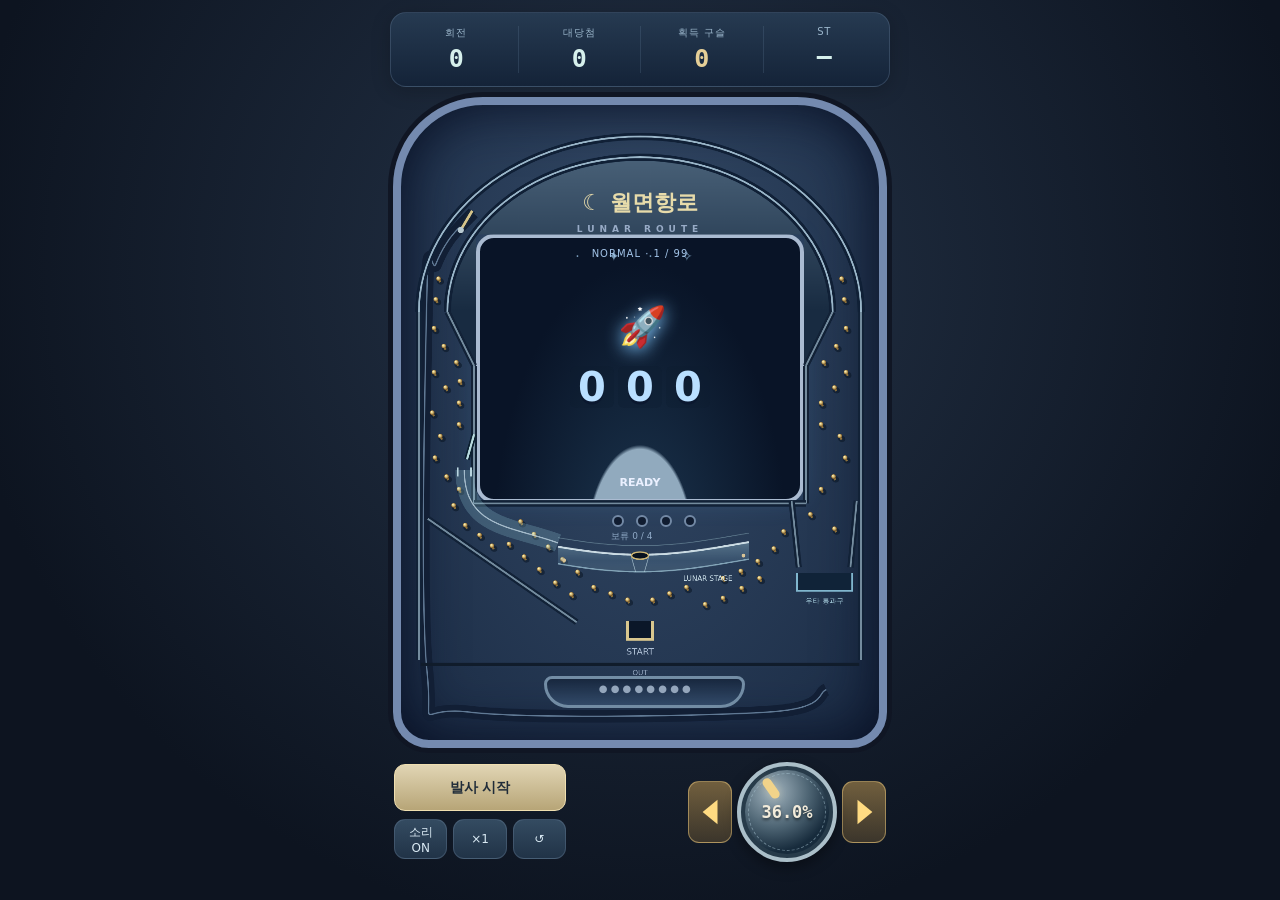
<file: pachinko-prototype/index.html>
<!doctype html>
<html lang="ko"><head><meta charset="utf-8"><meta name="viewport" content="width=device-width,initial-scale=1"><meta name="theme-color" content="#142338"><title>월면항로</title><style>
*{box-sizing:border-box}body{margin:0;background:#141c2c;color:#eaf0ff;font:14px system-ui;padding:12px}main{width:min(100%,500px);margin:auto}h1{font-size:25px;margin:0}small,.muted{color:#98abc6}header{display:flex;justify-content:space-between;align-items:center;margin-bottom:14px}.cabinet{position:relative;aspect-ratio:536/706;border:8px solid #748aaf;border-radius:90px 90px 36px 36px;background:radial-gradient(ellipse at 50% 30%,#344a67,#1b2c45);box-shadow:0 0 0 5px #101624,inset 0 0 60px #070e22;overflow:hidden}canvas{position:absolute;width:100%;height:100%;z-index:3;pointer-events:none}.screen{position:absolute;left:15.67%;top:20.40%;width:68.66%;height:42.35%;z-index:2;border:4px solid #aabbd1;border-radius:18px;background:radial-gradient(ellipse at 50% 120%,#91aabe 0 23%,#152940 24%,#091427 65%);overflow:hidden;text-align:center;box-shadow:0 0 25px #68b3ff25}.screen:before{content:'·    ✦      ·   ✧';position:absolute;inset:10px;color:#7698b6;letter-spacing:12px}.mode{position:relative;font-size:10px;letter-spacing:1px;padding-top:10px;color:#a4c5e9}.ship{position:absolute;left:calc(50% - 22px);top:25%;font-size:39px;transition:transform .6s;filter:drop-shadow(0 3px 9px #83c9ff)}.reels{position:absolute;top:49%;width:100%;display:flex;justify-content:center;gap:4px;font-size:40px;font-weight:900;text-shadow:0 3px #0b182f;color:#b9dfff}.reels span{width:44px}.caption{position:absolute;bottom:10px;width:100%;font-size:11px;font-weight:700}.logo{position:absolute;top:13%;left:33%;width:34%;text-align:center;font-size:22px;font-weight:800;color:#e7dbaa;z-index:4}.logo small{display:block;font-size:9px;letter-spacing:5px;margin-top:6px}.holds{position:absolute;top:64.6%;left:27%;width:52%;display:flex;gap:12px;justify-content:center;z-index:2}.hold{width:12px;height:12px;border-radius:50%;background:#101c30;border:2px solid #7389a5}.hold.blue{background:#68bcf5;box-shadow:0 0 10px #68bcf5}.hold-label{position:absolute;top:67%;left:44%;color:#91abc8;font-size:9px;z-index:2}.tray{position:absolute;bottom:5%;left:30%;width:42%;height:5%;border:3px solid #8eabc2;border-radius:10px 10px 30px 30px;background:linear-gradient(#142339,#385272);text-align:center;padding:4px;color:#bacce0;font-size:10px;opacity:.75}.screen.hot{border-color:#f27c71;box-shadow:0 0 35px #f26b6266}.screen.win{border-color:#f6d27a;box-shadow:0 0 45px #ffcb66}
body{min-height:100dvh;background:radial-gradient(ellipse at 50% 30%,#243348,#0d1420 75%)}.hud{display:grid;grid-template-columns:repeat(4,minmax(0,1fr));padding:13px 4px;margin-bottom:10px;border:1px solid #52678077;border-radius:16px;background:linear-gradient(#263a51,#142338);box-shadow:0 4px 20px #0003;text-align:center}.hud>div+div{border-left:1px solid #7392ad33}.hud small{display:block;font-size:10px;letter-spacing:.08em;color:#9bb6cb}.hud strong{display:block;margin-top:4px;font:600 25px ui-monospace,monospace;color:#d6f0ec;font-variant-numeric:tabular-nums}.hud .reward{color:#e5cf97}.cabinet{margin:0 3px}.controls{display:flex;align-items:center;justify-content:space-between;gap:12px;padding:14px 4px 0}.actions{display:grid;gap:8px;flex:1;max-width:172px}.tools{display:flex;gap:6px}button{font:inherit;color:#d9e9f3;border:1px solid #657c9566;background:linear-gradient(#344b61,#213347);border-radius:11px;cursor:pointer;touch-action:manipulation;-webkit-tap-highlight-color:transparent}button:hover{filter:brightness(1.15)}button:active{filter:brightness(1.35)}button:focus-visible,[role=slider]:focus-visible{outline:3px solid #efcd83;outline-offset:3px}.primary{min-height:47px;font-size:14px;font-weight:750;background:linear-gradient(#e1d5b4,#b7a577);color:#202c39;border-color:#f0dfb0}.primary[aria-pressed=true]{background:linear-gradient(#426879,#284554);color:#e3f3f5;border-color:#729eac}.tools button{min-width:44px;min-height:40px;flex:1;font-size:12px}.handle-control{display:flex;align-items:center;gap:5px}.arrow{display:grid;place-items:center;width:44px;height:62px;padding:0;touch-action:none;user-select:none;-webkit-user-select:none;border-color:#e4c37a88;background:linear-gradient(#715f3e,#3b352b);color:#ffdb82}.arrow svg{width:21px;height:28px;fill:currentColor;pointer-events:none}.handle{--angle:-35deg;position:relative;width:100px;height:100px;border-radius:50%;background:radial-gradient(circle at 35% 28%,#a2b4bf,#4d6473 40%,#172b3c 67%);border:4px solid #abbfc9;box-shadow:inset 0 0 0 4px #273b4a,0 5px 14px #0006}.handle-ring{position:absolute;inset:7px;border:1px dashed #a6c1cf88;border-radius:50%}.handle-grip{position:absolute;inset:6px;transform:rotate(var(--angle));pointer-events:none}.handle-grip:before{content:'';position:absolute;width:9px;height:23px;border-radius:5px;left:calc(50% - 4.5px);top:0;background:#f1d38a;box-shadow:0 0 8px #e7d29c55}.handle-center{position:absolute;inset:0;display:grid;place-items:center;pointer-events:none}.power-value{font:600 17px ui-monospace,monospace;color:#f3ecdb;text-shadow:0 2px 3px #0008;font-variant-numeric:tabular-nums}.reels{--reel-height:42px}.reels>.reel{display:block;position:relative;width:44px;height:var(--reel-height);line-height:var(--reel-height);overflow:hidden;border-radius:6px;background:#0c1b2e44}.reels .reel-track{display:block;width:100%;animation:reel-scroll .3s linear infinite;filter:blur(.6px)}.reels .reel-digit{display:block;width:100%;height:var(--reel-height);line-height:var(--reel-height)}.reel.rolling:after{content:'';position:absolute;inset:0;background:linear-gradient(#09142799,transparent 30% 70%,#09142799);pointer-events:none}@keyframes reel-scroll{to{transform:translateY(-50%)}}@media(max-width:400px){body{padding:8px}.hud{padding:10px 2px}.hud strong{font-size:22px}.controls{gap:8px}.handle{width:86px;height:86px}.arrow{width:40px;height:56px}.power-value{font-size:15px}.reels{font-size:29px;--reel-height:34px;gap:0}.reels>.reel{width:32px}.mode{font-size:8px}.caption{font-size:9px}.logo{font-size:22px}.ship{font-size:31px}.hold-label{font-size:8px}}@media(max-width:360px){.controls{flex-wrap:wrap;justify-content:center}.actions{max-width:none;display:flex;flex:0 0 100%;align-items:center;gap:8px}.primary{flex:1}.tools{flex:0 0 144px}}@media(prefers-reduced-motion:reduce){.reels .reel-track{animation:none;filter:none}}
</style></head>
<body><main aria-label="월면항로 파칭코">
<div class="hud" aria-label="기계 상태"><div><small>회전</small><strong id="spins">0</strong></div><div><small>대당첨</small><strong id="wins">0</strong></div><div><small>획득 구슬</small><strong class="reward" id="paid">0</strong></div><div><small>ST</small><strong id="st">—</strong></div></div>
<div class="cabinet"><canvas id="board" aria-label="구슬이 핀과 벽에 부딪히며 헤소로 내려오는 판면"></canvas><div class="logo">☾ 월면항로<small>LUNAR ROUTE</small></div><div class="screen" id="screen"><div class="mode" id="mode">NORMAL · 1 / 99</div><div class="ship" id="ship">🚀</div><div class="reels"><span class="reel stopped" id="r0">0</span><span class="reel stopped" id="r1">0</span><span class="reel stopped" id="r2">0</span></div><div class="caption" id="caption">READY</div></div><div class="holds" id="holds" aria-label="대기 보류"></div><div class="hold-label" id="hold-label">보류 0 / 4</div><div class="tray">● ● ● ● ● ● ● ●</div></div>
<div class="controls"><div class="actions"><button class="primary" id="start" aria-pressed="false">발사 시작</button><div class="tools"><button id="sound" aria-label="소리" aria-pressed="true">소리 ON</button><button id="speed" aria-label="전체 속도">×1</button><button id="reset" aria-label="기록 초기화" title="초기화">↺</button></div></div>
<div class="handle-control" role="group" aria-label="발사 세기"><button class="arrow" id="power-minus" aria-label="발사 세기 줄이기"><svg viewBox="0 0 24 32" aria-hidden="true"><path d="M20 2 3 16l17 14Z"/></svg></button><div id="handle" class="handle" role="slider" tabindex="0" aria-label="발사 세기" aria-valuemin="0" aria-valuemax="100" aria-valuenow="36"><span class="handle-ring"></span><span class="handle-grip"></span><span class="handle-center"><strong id="power-value" class="power-value">36.0%</strong></span></div><button class="arrow" id="power-plus" aria-label="발사 세기 늘리기"><svg viewBox="0 0 24 32" aria-hidden="true"><path d="m4 2 17 14L4 30Z"/></svg></button></div></div>
</main><script src="physics.js"></script><script src="sound.js"></script><script src="app.js"></script></body></html>
</file>
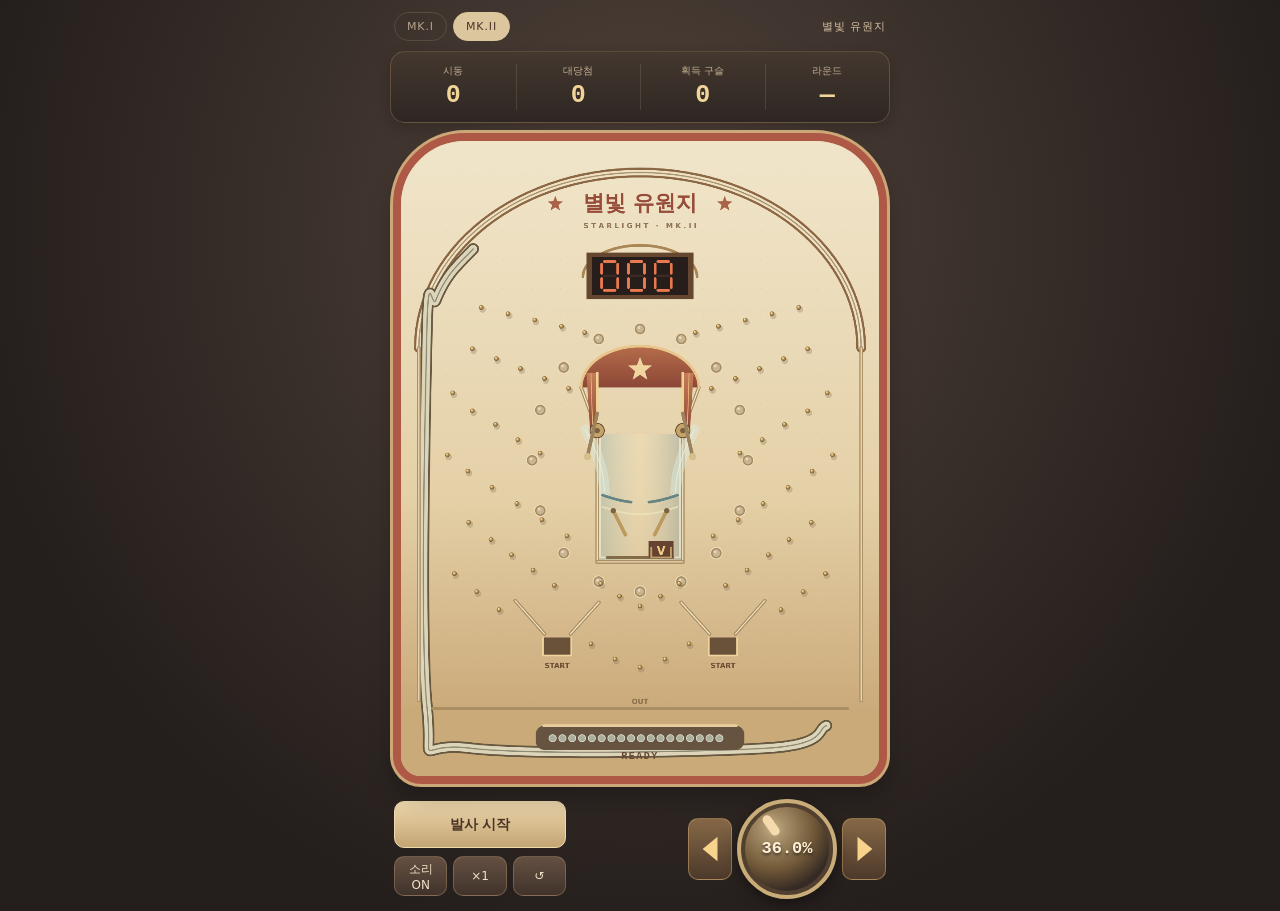
<file: pachinko-prototype/mark2/index.html>
<!doctype html>
<html lang="ko"><head><meta charset="utf-8"><meta name="viewport" content="width=device-width,initial-scale=1"><meta name="theme-color" content="#312824"><title>별빛 유원지 · MARK II</title><link rel="stylesheet" href="style.css"></head>
<body><main aria-label="별빛 유원지 마크2">
<nav aria-label="기계 선택"><a href="../">MK.I</a><a href="./" aria-current="page">MK.II</a><span>별빛 유원지</span></nav>
<div class="hud"><div><small>시동</small><strong id="starts">0</strong></div><div><small>대당첨</small><strong id="wins">0</strong></div><div><small>획득 구슬</small><strong id="paid">0</strong></div><div><small>라운드</small><strong id="round">—</strong></div></div>
<div class="cabinet"><canvas id="board" aria-label="시동구 입상으로 날개가 열리고 내부 V존을 통과하면 당첨되는 기계식 파칭코"></canvas><div class="machine-badge" id="mode" role="status">READY</div></div>
<div class="controls"><div class="actions"><button id="start" class="primary" aria-pressed="false">발사 시작</button><div class="tools"><button id="sound" aria-label="소리" aria-pressed="true">소리 ON</button><button id="speed" aria-label="전체 속도">×1</button><button id="reset" aria-label="기록 초기화" title="초기화">↺</button></div></div>
<div class="handle-control" role="group" aria-label="발사 세기"><button class="arrow" id="power-minus" aria-label="발사 세기 줄이기"><svg viewBox="0 0 24 32" aria-hidden="true"><path d="M20 2 3 16l17 14Z"/></svg></button><div id="handle" class="handle" role="slider" tabindex="0" aria-label="발사 세기" aria-valuemin="0" aria-valuemax="100" aria-valuenow="36"><span class="handle-grip"></span><strong id="power-value">36.0%</strong></div><button class="arrow" id="power-plus" aria-label="발사 세기 늘리기"><svg viewBox="0 0 24 32" aria-hidden="true"><path d="m4 2 17 14L4 30Z"/></svg></button></div></div>
</main><script src="../physics.js"></script><script src="../sound.js"></script><script src="physics.js"></script><script src="app.js"></script></body></html>
</file>
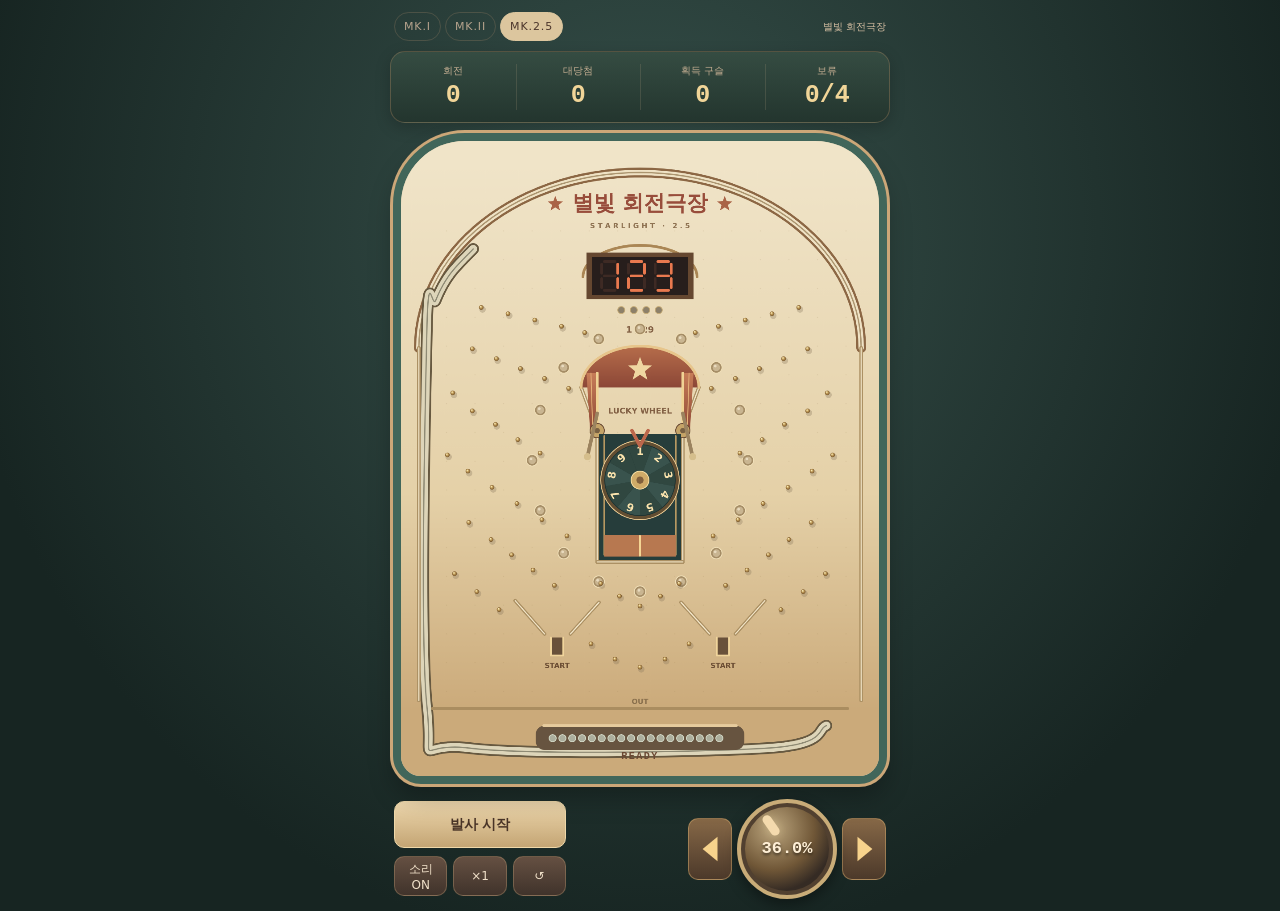
<file: pachinko-prototype/mark25/index.html>
<!doctype html>
<html lang="ko"><head><meta charset="utf-8"><meta name="viewport" content="width=device-width,initial-scale=1"><meta name="theme-color" content="#312824"><title>별빛 회전극장 · MARK 2.5</title><link rel="stylesheet" href="style.css"></head>
<body><main aria-label="별빛 회전극장 마크2.5">
<nav aria-label="기계 선택"><a href="../">MK.I</a><a href="../mark2/">MK.II</a><a href="./" aria-current="page">MK.2.5</a><span>별빛 회전극장</span></nav>
<div class="hud"><div><small>회전</small><strong id="starts">0</strong></div><div><small>대당첨</small><strong id="wins">0</strong></div><div><small>획득 구슬</small><strong id="paid">0</strong></div><div><small>보류</small><strong id="round">—</strong></div></div>
<div class="cabinet"><canvas id="board" aria-label="작은 숫자창과 기계식 룰렛으로 리치와 당첨을 표현하는 파칭코"></canvas><div class="machine-badge" id="mode" role="status">READY</div></div>
<div class="controls"><div class="actions"><button id="start" class="primary" aria-pressed="false">발사 시작</button><div class="tools"><button id="sound" aria-label="소리" aria-pressed="true">소리 ON</button><button id="speed" aria-label="전체 속도">×1</button><button id="reset" aria-label="기록 초기화" title="초기화">↺</button></div></div>
<div class="handle-control" role="group" aria-label="발사 세기"><button class="arrow" id="power-minus" aria-label="발사 세기 줄이기"><svg viewBox="0 0 24 32" aria-hidden="true"><path d="M20 2 3 16l17 14Z"/></svg></button><div id="handle" class="handle" role="slider" tabindex="0" aria-label="발사 세기" aria-valuemin="0" aria-valuemax="100" aria-valuenow="36"><span class="handle-grip"></span><strong id="power-value">36.0%</strong></div><button class="arrow" id="power-plus" aria-label="발사 세기 늘리기"><svg viewBox="0 0 24 32" aria-hidden="true"><path d="m4 2 17 14L4 30Z"/></svg></button></div></div>
</main><script src="../physics.js"></script><script src="../sound.js"></script><script src="physics.js"></script><script src="game.js"></script><script src="app.js"></script></body></html>
</file>
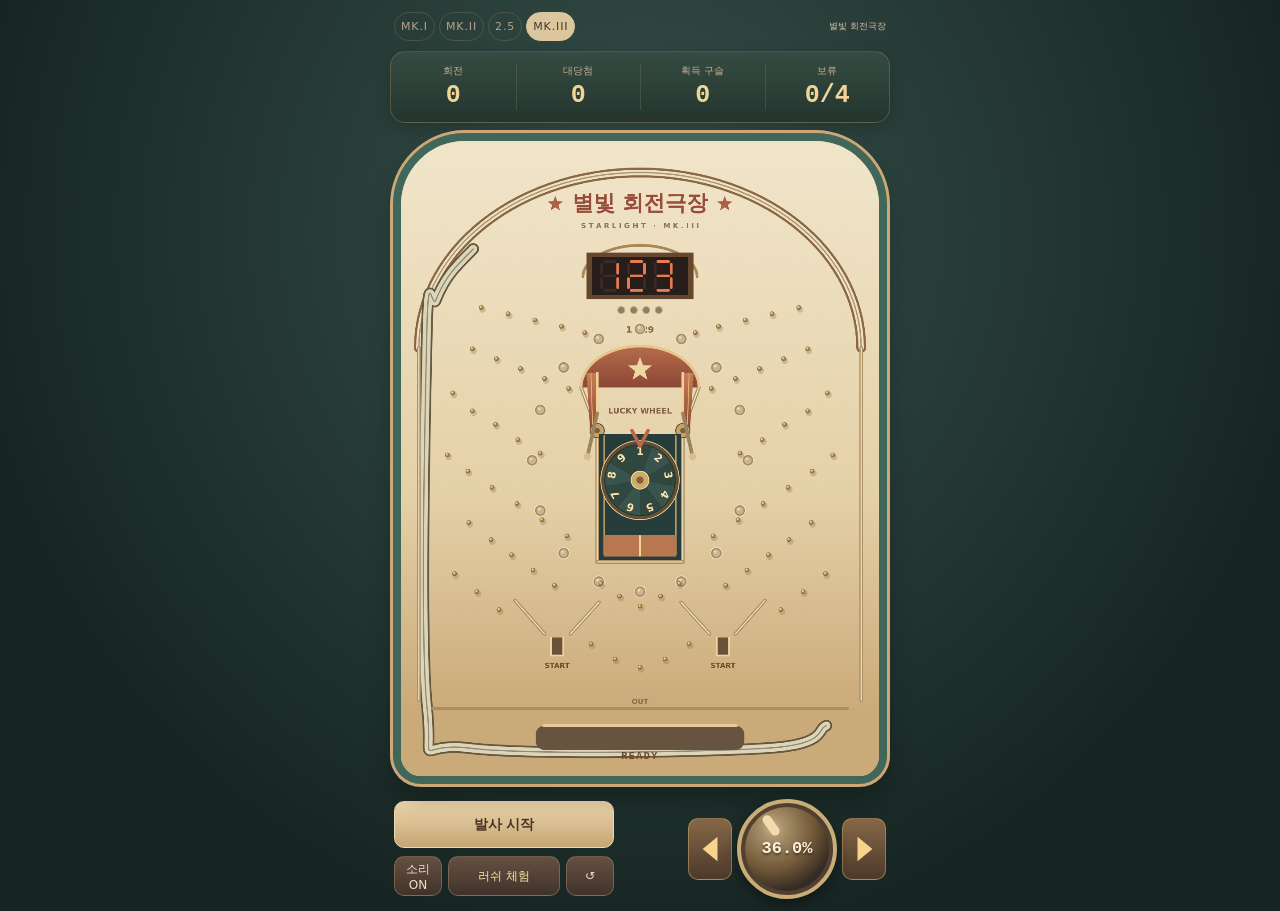
<file: pachinko-prototype/mark3/index.html>
<!doctype html>
<html lang="ko"><head><meta charset="utf-8"><meta name="viewport" content="width=device-width,initial-scale=1"><meta name="theme-color" content="#312824"><title>별빛 회전극장 · MARK 3</title><link rel="stylesheet" href="style.css"></head>
<body><main aria-label="별빛 회전극장 마크3">
<nav aria-label="기계 선택"><a href="../">MK.I</a><a href="../mark2/">MK.II</a><a href="../mark25/">2.5</a><a href="./" aria-current="page">MK.III</a><span>별빛 회전극장</span></nav>
<div class="hud"><div><small>회전</small><strong id="starts">0</strong></div><div><small>대당첨</small><strong id="wins">0</strong></div><div><small>획득 구슬</small><strong id="paid">0</strong></div><div><small>보류</small><strong id="round">—</strong></div></div>
<div class="cabinet"><canvas id="board" aria-label="작은 숫자창과 기계식 룰렛으로 리치와 당첨을 표현하는 파칭코"></canvas><div class="machine-badge" id="mode" role="status">READY</div></div>
<div class="controls"><div class="actions"><button id="start" class="primary" aria-pressed="false">발사 시작</button><div class="tools"><button id="sound" aria-label="소리" aria-pressed="true">소리 ON</button><button id="demo" title="기록을 초기화하고 러쉬를 체험합니다">러쉬 체험</button><button id="reset" aria-label="기록 초기화" title="초기화">↺</button></div></div>
<div class="handle-control" role="group" aria-label="발사 세기"><button class="arrow" id="power-minus" aria-label="발사 세기 줄이기"><svg viewBox="0 0 24 32" aria-hidden="true"><path d="M20 2 3 16l17 14Z"/></svg></button><div id="handle" class="handle" role="slider" tabindex="0" aria-label="발사 세기" aria-valuemin="0" aria-valuemax="100" aria-valuenow="36"><span class="handle-grip"></span><strong id="power-value">36.0%</strong></div><button class="arrow" id="power-plus" aria-label="발사 세기 늘리기"><svg viewBox="0 0 24 32" aria-hidden="true"><path d="m4 2 17 14L4 30Z"/></svg></button></div></div>
</main><script src="../physics.js"></script><script src="../sound.js"></script><script src="../mark25/physics.js"></script><script src="sound.js"></script><script src="game.js"></script><script src="app.js"></script></body></html>
</file>
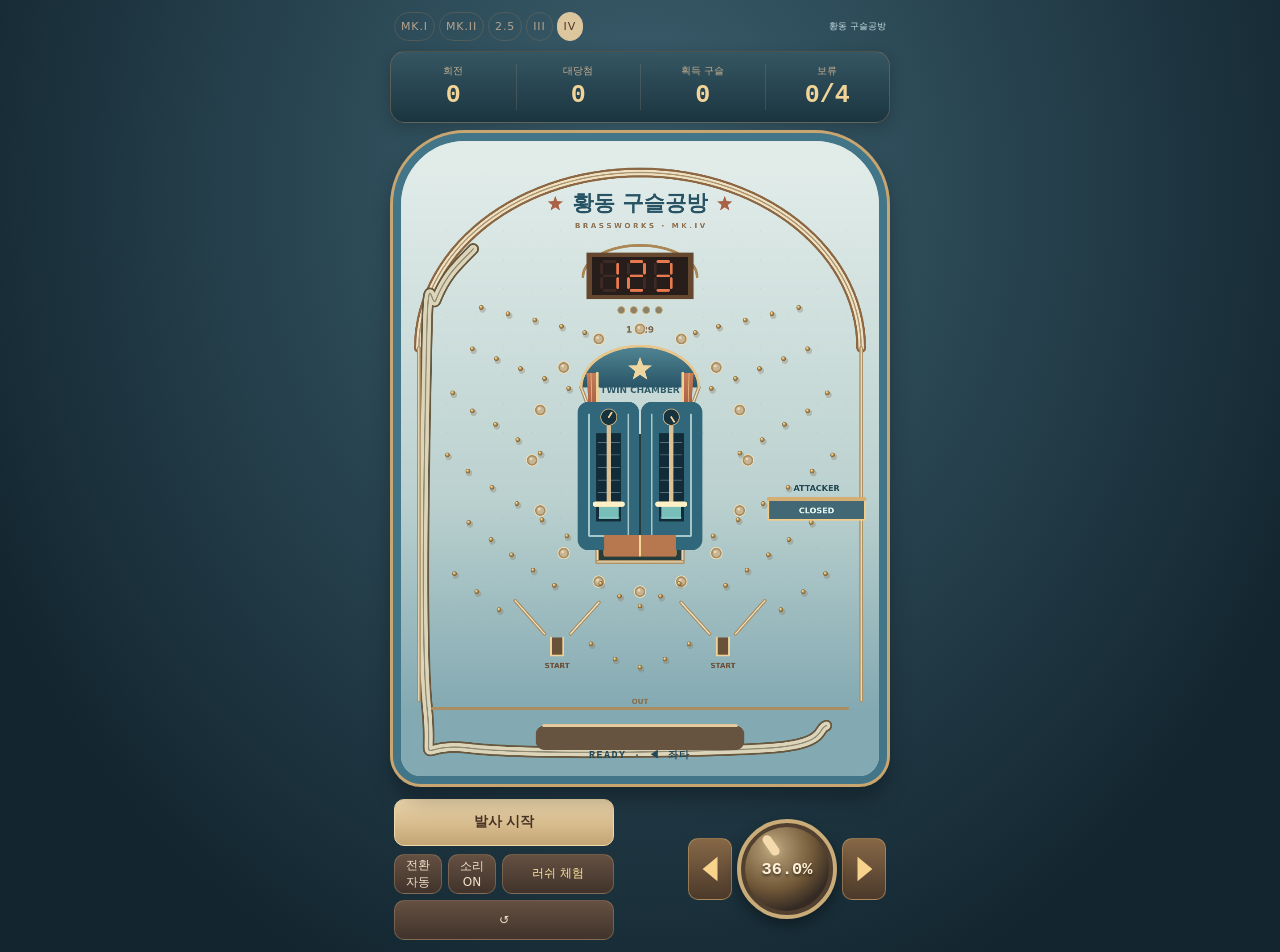
<file: pachinko-prototype/mark4/index.html>
<!doctype html>
<html lang="ko"><head><meta charset="utf-8"><meta name="viewport" content="width=device-width,initial-scale=1"><meta name="theme-color" content="#312824"><title>황동 구슬공방 · MARK 4</title><link rel="stylesheet" href="style.css?v=mk4-intake-2"></head>
<body><main aria-label="황동 구슬공방 마크4">
<nav aria-label="기계 선택"><a href="../index.html">MK.I</a><a href="../mark2/index.html">MK.II</a><a href="../mark25/index.html">2.5</a><a href="../mark3/index.html">III</a><a href="./index.html" aria-current="page">IV</a><span>황동 구슬공방</span></nav>
<div class="hud"><div><small>회전</small><strong id="starts">0</strong></div><div><small>대당첨</small><strong id="wins">0</strong></div><div><small>획득 구슬</small><strong id="paid">0</strong></div><div><small>보류</small><strong id="round">—</strong></div></div>
<div class="cabinet"><canvas id="board" aria-label="압력 실린더와 구슬 저장·방출 장치로 리치와 당첨을 표현하는 파칭코"></canvas><div class="machine-badge" id="mode" role="status">READY</div></div>
<div class="controls"><div class="actions"><button id="start" class="primary" aria-pressed="false">발사 시작</button><div class="tools"><button id="aim" aria-pressed="true">전환 자동</button><button id="sound" aria-label="소리" aria-pressed="true">소리 ON</button><button id="demo" title="기록을 초기화하고 러쉬를 체험합니다">러쉬 체험</button><button id="reset" aria-label="기록 초기화" title="초기화">↺</button></div></div>
<div class="handle-control" role="group" aria-label="발사 세기"><button class="arrow" id="power-minus" aria-label="발사 세기 줄이기"><svg viewBox="0 0 24 32" aria-hidden="true"><path d="M20 2 3 16l17 14Z"/></svg></button><div id="handle" class="handle" role="slider" tabindex="0" aria-label="발사 세기" aria-valuemin="0" aria-valuemax="100" aria-valuenow="36"><span class="handle-grip"></span><strong id="power-value">36.0%</strong></div><button class="arrow" id="power-plus" aria-label="발사 세기 늘리기"><svg viewBox="0 0 24 32" aria-hidden="true"><path d="m4 2 17 14L4 30Z"/></svg></button></div></div>
</main><script src="../physics.js?v=mk4-intake-2"></script><script src="../sound.js?v=mk4-intake-2"></script><script src="../mark25/physics.js?v=mk4-intake-2"></script><script src="../mark3/sound.js?v=mk4-intake-2"></script><script src="../mark3/game.js?v=mk4-intake-2"></script><script src="game.js?v=mk4-intake-2"></script><script src="app.js?v=mk4-intake-2"></script></body></html>
</file>
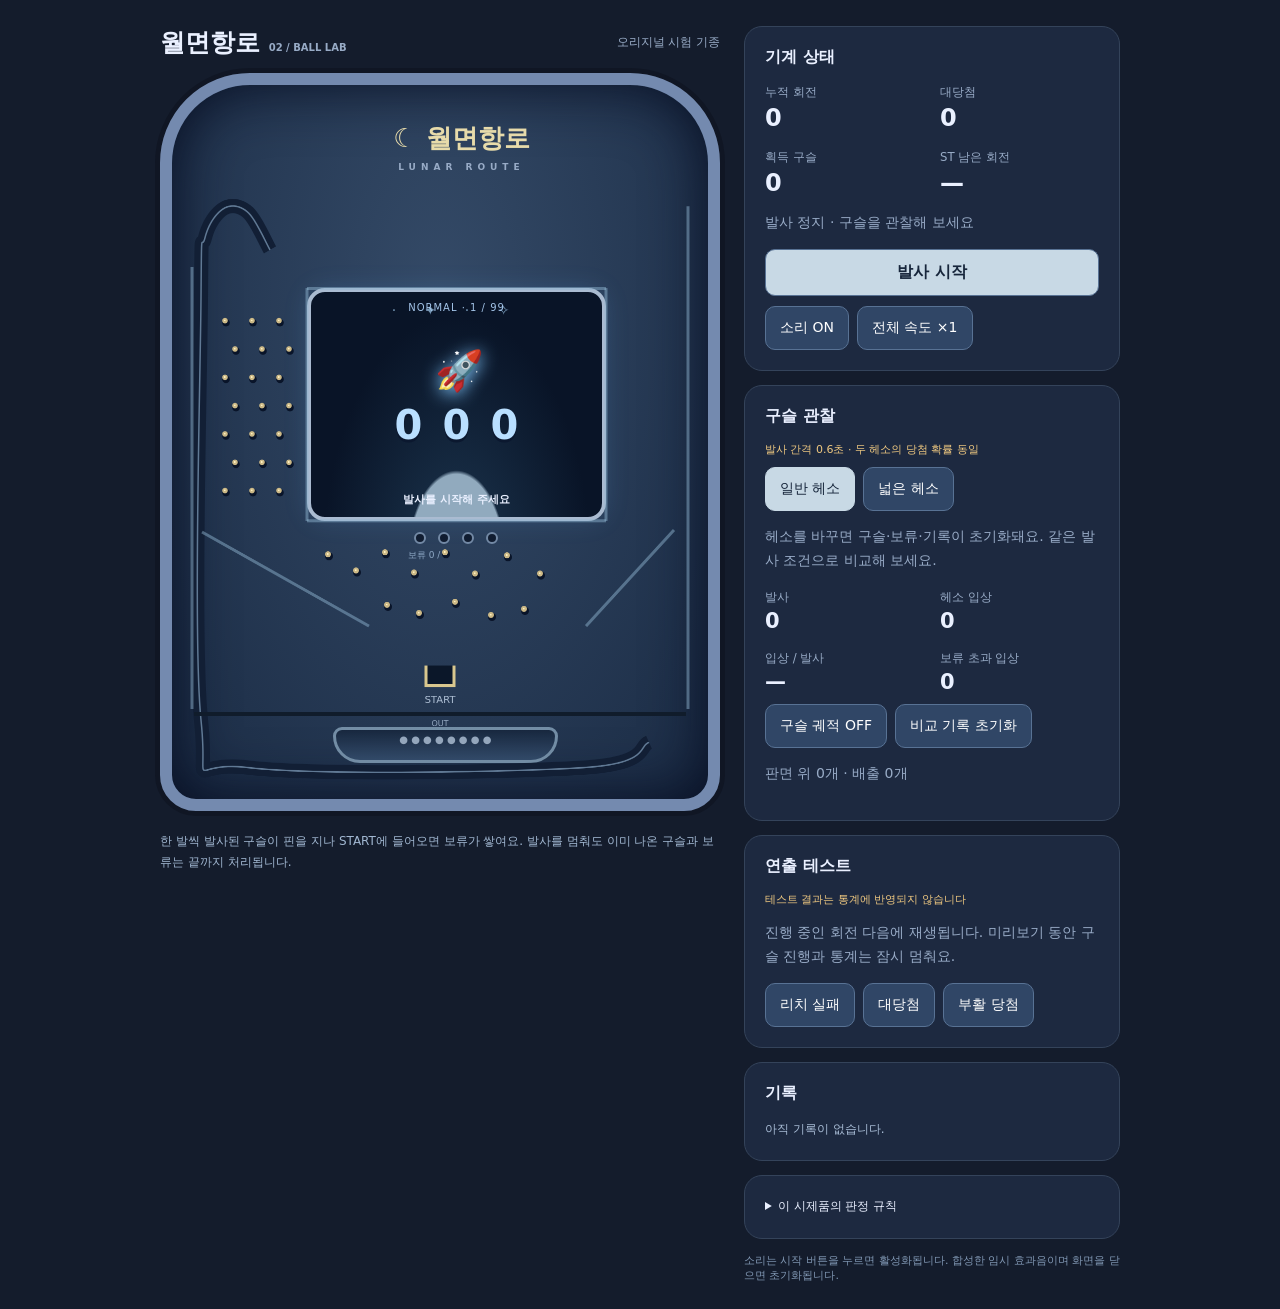
<file: pachinko-prototype/archive/v2/index.html>
<!doctype html>
<html lang="ko">
<head>
<meta charset="utf-8"><meta name="viewport" content="width=device-width,initial-scale=1">
<title>월면항로 · 구슬 실험실</title>
<style>
*{box-sizing:border-box}body{margin:0;background:#141c2c;color:#eaf0ff;font:14px system-ui;padding:26px 14px}main{max-width:960px;margin:auto;display:grid;grid-template-columns:minmax(320px,560px) 1fr;gap:24px}h1{font-size:25px;margin:0}small,.muted{color:#98abc6}header{display:flex;justify-content:space-between;align-items:center;margin-bottom:14px}.cabinet{position:relative;aspect-ratio:536/706;border:12px solid #748aaf;border-radius:90px 90px 36px 36px;background:radial-gradient(ellipse at 50% 30%,#344a67,#1b2c45);box-shadow:0 0 0 5px #101624,inset 0 0 60px #070e22;overflow:hidden}canvas{position:absolute;width:100%;height:100%;z-index:3;pointer-events:none}.screen{position:absolute;left:25.19%;top:28.47%;width:55.79%;height:32.58%;z-index:2;border:4px solid #aabbd1;border-radius:18px;background:radial-gradient(ellipse at 50% 120%,#91aabe 0 23%,#152940 24%,#091427 65%);overflow:hidden;text-align:center;box-shadow:0 0 25px #68b3ff25}.screen:before{content:'·    ✦      ·   ✧';position:absolute;inset:10px;color:#7698b6;letter-spacing:12px}.mode{position:relative;font-size:10px;letter-spacing:1px;padding-top:10px;color:#a4c5e9}.ship{position:absolute;left:calc(50% - 22px);top:25%;font-size:39px;transition:transform .6s;filter:drop-shadow(0 3px 9px #83c9ff)}.reels{position:absolute;top:49%;width:100%;display:flex;justify-content:center;gap:4px;font-size:40px;font-weight:900;text-shadow:0 3px #0b182f;color:#b9dfff}.reels span{width:44px}.caption{position:absolute;bottom:10px;width:100%;font-size:11px;font-weight:700}.logo{position:absolute;top:5%;left:20%;width:68%;text-align:center;font-size:26px;font-weight:800;color:#e7dbaa;z-index:2}.logo small{display:block;font-size:9px;letter-spacing:5px;margin-top:6px}.holds{position:absolute;top:62.6%;left:27%;width:52%;display:flex;gap:12px;justify-content:center;z-index:2}.hold{width:12px;height:12px;border-radius:50%;background:#101c30;border:2px solid #7389a5}.hold.blue{background:#68bcf5;box-shadow:0 0 10px #68bcf5}.hold-label{position:absolute;top:65%;left:44%;color:#91abc8;font-size:9px;z-index:2}.tray{position:absolute;bottom:5%;left:30%;width:42%;height:5%;border:3px solid #8eabc2;border-radius:10px 10px 30px 30px;background:linear-gradient(#142339,#385272);text-align:center;padding:4px;color:#bacce0;font-size:10px;opacity:.75}.screen.hot{border-color:#f27c71;box-shadow:0 0 35px #f26b6266}.screen.win{border-color:#f6d27a;box-shadow:0 0 45px #ffcb66}.panel{background:#1d2940;border:1px solid #34435a;border-radius:18px;padding:20px;margin-bottom:14px}h2{font-size:16px;margin:0 0 15px}.stats{display:grid;grid-template-columns:1fr 1fr;gap:16px}.stats strong{display:block;font-size:24px;margin-top:4px}.small-stats{margin-top:16px}.small-stats strong{font-size:21px}button{border:1px solid #587294;border-radius:10px;background:#304666;color:white;padding:12px 14px;cursor:pointer;font:inherit}button:hover{background:#425e83}button.primary{background:#c8d9e5;color:#17263b;font-weight:750;width:100%;font-size:16px}button:focus-visible{outline:3px solid #f0d18a;outline-offset:3px}button[aria-pressed="true"]{background:#c8d9e5;color:#17263b;border-color:#c8d9e5}.buttons{display:flex;gap:8px;flex-wrap:wrap;margin-top:10px}p{line-height:1.7}.log{max-height:170px;overflow:auto;font-size:12px;line-height:1.8;color:#a9bdd6}.badge{color:#f0c980;font-size:11px;margin-bottom:8px}.entry{border-bottom:1px solid #34435a;padding:5px 0}details{font-size:12px;line-height:1.8}summary{cursor:pointer}footer{font-size:11px;color:#8097b3;margin-top:14px}.intro{font-size:12px;line-height:1.8;color:#a1b7d1;margin-top:20px}@media(max-width:760px){body{padding:16px 12px}main{display:block;max-width:500px}.cabinet{margin-bottom:18px}.panel{padding:16px}.reels{font-size:30px;gap:0}.reels span{width:34px}.logo{font-size:23px}.mode{font-size:9px}.ship{font-size:32px}.caption{font-size:10px}.hold-label{font-size:8px}h1{font-size:22px}header>small{font-size:10px}}
</style>
</head>
<body><main><section>
<header><h1>월면항로 <small style="font-size:10px">02 / BALL LAB</small></h1><small>오리지널 시험 기종</small></header>
<div class="cabinet"><canvas id="board" aria-label="구슬이 핀과 벽에 부딪히며 헤소로 내려오는 판면"></canvas><div class="logo">☾ 월면항로<small>LUNAR ROUTE</small></div><div class="screen" id="screen"><div class="mode" id="mode">NORMAL · 1 / 99</div><div class="ship" id="ship">🚀</div><div class="reels"><span id="r0">0</span><span id="r1">0</span><span id="r2">0</span></div><div class="caption" id="caption">발사를 시작해 주세요</div></div><div class="holds" id="holds" aria-label="대기 보류"></div><div class="hold-label" id="hold-label">보류 0 / 4</div><div class="tray">● ● ● ● ● ● ● ●</div></div>
<p class="intro">한 발씩 발사된 구슬이 핀을 지나 START에 들어오면 보류가 쌓여요. 발사를 멈춰도 이미 나온 구슬과 보류는 끝까지 처리됩니다.</p>
</section><aside>
<div class="panel"><h2>기계 상태</h2><div class="stats"><div><small>누적 회전</small><strong id="spins">0</strong></div><div><small>대당첨</small><strong id="wins">0</strong></div><div><small>획득 구슬</small><strong id="paid">0</strong></div><div><small>ST 남은 회전</small><strong id="st">—</strong></div></div><p class="muted" id="status">시작하면 구슬이 발사됩니다.</p><button class="primary" id="start">발사 시작</button><div class="buttons"><button id="sound">소리 ON</button><button id="speed">전체 속도 ×1</button></div></div>
<div class="panel"><h2>구슬 관찰</h2><div class="badge">발사 간격 0.6초 · 두 헤소의 당첨 확률 동일</div><div class="buttons" role="group" aria-label="헤소 너비"><button id="normal" aria-pressed="true">일반 헤소</button><button id="wide" aria-pressed="false">넓은 헤소</button></div><p class="muted">헤소를 바꾸면 구슬·보류·기록이 초기화돼요. 같은 발사 조건으로 비교해 보세요.</p><div class="stats small-stats"><div><small>발사</small><strong id="shots">0</strong></div><div><small>헤소 입상</small><strong id="hits">0</strong></div><div><small>입상 / 발사</small><strong id="hit-rate">—</strong></div><div><small>보류 초과 입상</small><strong id="overflow">0</strong></div></div><div class="buttons"><button id="trail" aria-pressed="false">구슬 궤적 OFF</button><button id="reset">비교 기록 초기화</button></div><p class="muted" id="flight">판면 위 0개 · 배출 0개</p></div>
<div class="panel"><h2>연출 테스트</h2><div class="badge">테스트 결과는 통계에 반영되지 않습니다</div><p class="muted">진행 중인 회전 다음에 재생됩니다. 미리보기 동안 구슬 진행과 통계는 잠시 멈춰요.</p><div class="buttons"><button data-test="miss">리치 실패</button><button data-test="win">대당첨</button><button data-test="revive">부활 당첨</button></div></div>
<div class="panel"><h2>기록</h2><div class="log" id="log">아직 기록이 없습니다.</div></div>
<div class="panel"><details><summary>이 시제품의 판정 규칙</summary><p>일반 1/99, 당첨 후 ST 20회(1/15). 당첨 보상 300개, ST 중 재당첨 시 20회로 재설정합니다. 자연 회전은 독립 추첨입니다. 실제 기종을 복제한 수치가 아닌 시험용 설정입니다.</p><p>보류는 입상 시 난수를 저장하고, 소비 시 현재 모드로 당첨과 예고를 결정합니다. 대기 보류는 모두 파란색입니다. 적색 예고는 당첨 시 55%, 꽝일 때 3% 확률로 선택되며 당첨 확정은 아닙니다.</p><p>구슬은 중력과 핀·벽·구슬 충돌로 이동합니다. 발사 간격은 기본 속도에서 0.6초입니다. 넓은 헤소는 입상 영역만 넓히며 발사 조건과 당첨 확률은 같습니다. 실기 수치를 복제한 것은 아닙니다.</p><p>보류는 최대 4개이며 넘친 입상은 새 추첨을 추가하지 않습니다. 일반 비리치 회전은 보류량에 따라 약 3.8~5.2초입니다. 전체 속도 변경은 발사·물리·연출에 함께 적용됩니다.</p><p>앱이 배경으로 가면 진행이 멈춥니다. 무제한 시험 발사이며 오프라인 진행·랭킹·저장은 아직 없습니다.</p></details></div><footer>소리는 시작 버튼을 누르면 활성화됩니다. 합성한 임시 효과음이며 화면을 닫으면 초기화됩니다.</footer>
</aside></main><script src="physics.js"></script><script src="app.js"></script></body></html>
</file>
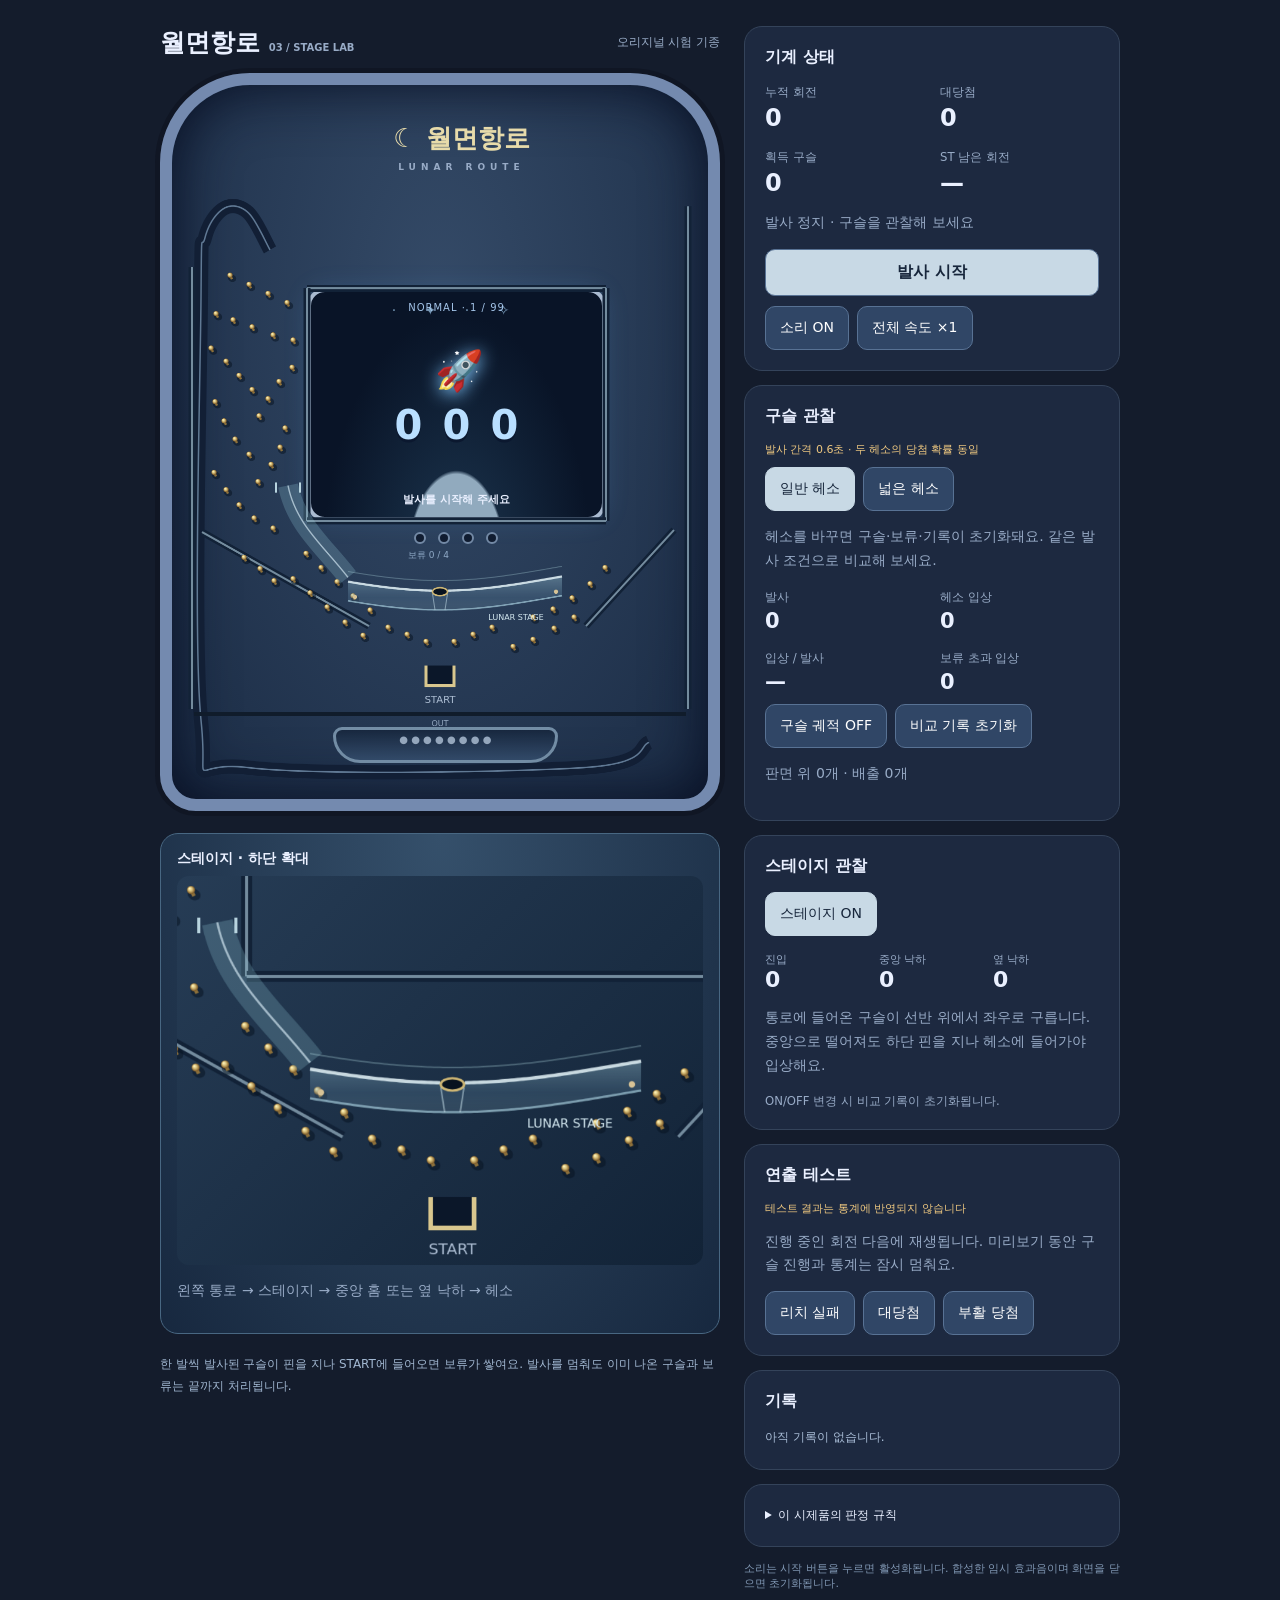
<file: pachinko-prototype/archive/v3/index.html>
<!doctype html>
<html lang="ko">
<head>
<meta charset="utf-8"><meta name="viewport" content="width=device-width,initial-scale=1">
<title>월면항로 · 구슬 실험실</title>
<style>
*{box-sizing:border-box}body{margin:0;background:#141c2c;color:#eaf0ff;font:14px system-ui;padding:26px 14px}main{max-width:960px;margin:auto;display:grid;grid-template-columns:minmax(320px,560px) 1fr;gap:24px}h1{font-size:25px;margin:0}small,.muted{color:#98abc6}header{display:flex;justify-content:space-between;align-items:center;margin-bottom:14px}.cabinet{position:relative;aspect-ratio:536/706;border:12px solid #748aaf;border-radius:90px 90px 36px 36px;background:radial-gradient(ellipse at 50% 30%,#344a67,#1b2c45);box-shadow:0 0 0 5px #101624,inset 0 0 60px #070e22;overflow:hidden}canvas{position:absolute;width:100%;height:100%;z-index:3;pointer-events:none}.screen{position:absolute;left:25.19%;top:28.47%;width:55.79%;height:32.58%;z-index:2;border:4px solid #aabbd1;border-radius:18px;background:radial-gradient(ellipse at 50% 120%,#91aabe 0 23%,#152940 24%,#091427 65%);overflow:hidden;text-align:center;box-shadow:0 0 25px #68b3ff25}.screen:before{content:'·    ✦      ·   ✧';position:absolute;inset:10px;color:#7698b6;letter-spacing:12px}.mode{position:relative;font-size:10px;letter-spacing:1px;padding-top:10px;color:#a4c5e9}.ship{position:absolute;left:calc(50% - 22px);top:25%;font-size:39px;transition:transform .6s;filter:drop-shadow(0 3px 9px #83c9ff)}.reels{position:absolute;top:49%;width:100%;display:flex;justify-content:center;gap:4px;font-size:40px;font-weight:900;text-shadow:0 3px #0b182f;color:#b9dfff}.reels span{width:44px}.caption{position:absolute;bottom:10px;width:100%;font-size:11px;font-weight:700}.logo{position:absolute;top:5%;left:20%;width:68%;text-align:center;font-size:26px;font-weight:800;color:#e7dbaa;z-index:2}.logo small{display:block;font-size:9px;letter-spacing:5px;margin-top:6px}.holds{position:absolute;top:62.6%;left:27%;width:52%;display:flex;gap:12px;justify-content:center;z-index:2}.hold{width:12px;height:12px;border-radius:50%;background:#101c30;border:2px solid #7389a5}.hold.blue{background:#68bcf5;box-shadow:0 0 10px #68bcf5}.hold-label{position:absolute;top:65%;left:44%;color:#91abc8;font-size:9px;z-index:2}.tray{position:absolute;bottom:5%;left:30%;width:42%;height:5%;border:3px solid #8eabc2;border-radius:10px 10px 30px 30px;background:linear-gradient(#142339,#385272);text-align:center;padding:4px;color:#bacce0;font-size:10px;opacity:.75}.screen.hot{border-color:#f27c71;box-shadow:0 0 35px #f26b6266}.screen.win{border-color:#f6d27a;box-shadow:0 0 45px #ffcb66}.panel{background:#1d2940;border:1px solid #34435a;border-radius:18px;padding:20px;margin-bottom:14px}h2{font-size:16px;margin:0 0 15px}.stats{display:grid;grid-template-columns:1fr 1fr;gap:16px}.stats strong{display:block;font-size:24px;margin-top:4px}.small-stats{margin-top:16px}.small-stats strong{font-size:21px}button{border:1px solid #587294;border-radius:10px;background:#304666;color:white;padding:12px 14px;cursor:pointer;font:inherit}button:hover{background:#425e83}button.primary{background:#c8d9e5;color:#17263b;font-weight:750;width:100%;font-size:16px}button:focus-visible{outline:3px solid #f0d18a;outline-offset:3px}button[aria-pressed="true"]{background:#c8d9e5;color:#17263b;border-color:#c8d9e5}.buttons{display:flex;gap:8px;flex-wrap:wrap;margin-top:10px}p{line-height:1.7}.log{max-height:170px;overflow:auto;font-size:12px;line-height:1.8;color:#a9bdd6}.badge{color:#f0c980;font-size:11px;margin-bottom:8px}.entry{border-bottom:1px solid #34435a;padding:5px 0}details{font-size:12px;line-height:1.8}summary{cursor:pointer}footer{font-size:11px;color:#8097b3;margin-top:14px}.intro{font-size:12px;line-height:1.8;color:#a1b7d1;margin-top:20px}@media(max-width:760px){body{padding:16px 12px}main{display:block;max-width:500px}.cabinet{margin-bottom:18px}.panel{padding:16px}.reels{font-size:30px;gap:0}.reels span{width:34px}.logo{font-size:23px}.mode{font-size:9px}.ship{font-size:32px}.caption{font-size:10px}.hold-label{font-size:8px}h1{font-size:22px}header>small{font-size:10px}}
.detail-panel{margin-top:22px;border:1px solid #486782;border-radius:18px;padding:16px;background:radial-gradient(ellipse at 50% 0%,#35506b,#17283f)}.detail-panel canvas{position:static;display:block;width:100%;height:auto;border-radius:12px;background:linear-gradient(135deg,#263c55,#122337)}.detail-panel h2{font-size:14px;margin-bottom:8px}.stage-stats{display:grid;grid-template-columns:repeat(3,1fr);gap:8px;margin-top:14px}.stage-stats strong{display:block;font-size:22px}.stage-stats small{font-size:11px}</style>
</head>
<body><main><section>
<header><h1>월면항로 <small style="font-size:10px">03 / STAGE LAB</small></h1><small>오리지널 시험 기종</small></header>
<div class="cabinet"><canvas id="board" aria-label="구슬이 핀과 벽에 부딪히며 헤소로 내려오는 판면"></canvas><div class="logo">☾ 월면항로<small>LUNAR ROUTE</small></div><div class="screen" id="screen"><div class="mode" id="mode">NORMAL · 1 / 99</div><div class="ship" id="ship">🚀</div><div class="reels"><span id="r0">0</span><span id="r1">0</span><span id="r2">0</span></div><div class="caption" id="caption">발사를 시작해 주세요</div></div><div class="holds" id="holds" aria-label="대기 보류"></div><div class="hold-label" id="hold-label">보류 0 / 4</div><div class="tray">● ● ● ● ● ● ● ●</div></div>
<div class="detail-panel"><h2>스테이지 · 하단 확대</h2><canvas id="detail" aria-label="스테이지에서 구르는 구슬과 하단 핀 확대 화면"></canvas><p class="muted">왼쪽 통로 → 스테이지 → 중앙 홈 또는 옆 낙하 → 헤소</p></div><p class="intro">한 발씩 발사된 구슬이 핀을 지나 START에 들어오면 보류가 쌓여요. 발사를 멈춰도 이미 나온 구슬과 보류는 끝까지 처리됩니다.</p>
</section><aside>
<div class="panel"><h2>기계 상태</h2><div class="stats"><div><small>누적 회전</small><strong id="spins">0</strong></div><div><small>대당첨</small><strong id="wins">0</strong></div><div><small>획득 구슬</small><strong id="paid">0</strong></div><div><small>ST 남은 회전</small><strong id="st">—</strong></div></div><p class="muted" id="status">시작하면 구슬이 발사됩니다.</p><button class="primary" id="start">발사 시작</button><div class="buttons"><button id="sound">소리 ON</button><button id="speed">전체 속도 ×1</button></div></div>
<div class="panel"><h2>구슬 관찰</h2><div class="badge">발사 간격 0.6초 · 두 헤소의 당첨 확률 동일</div><div class="buttons" role="group" aria-label="헤소 너비"><button id="normal" aria-pressed="true">일반 헤소</button><button id="wide" aria-pressed="false">넓은 헤소</button></div><p class="muted">헤소를 바꾸면 구슬·보류·기록이 초기화돼요. 같은 발사 조건으로 비교해 보세요.</p><div class="stats small-stats"><div><small>발사</small><strong id="shots">0</strong></div><div><small>헤소 입상</small><strong id="hits">0</strong></div><div><small>입상 / 발사</small><strong id="hit-rate">—</strong></div><div><small>보류 초과 입상</small><strong id="overflow">0</strong></div></div><div class="buttons"><button id="trail" aria-pressed="false">구슬 궤적 OFF</button><button id="reset">비교 기록 초기화</button></div><p class="muted" id="flight">판면 위 0개 · 배출 0개</p></div>
<div class="panel"><h2>스테이지 관찰</h2><button id="stage-switch" aria-pressed="true">스테이지 ON</button><div class="stage-stats"><div><small>진입</small><strong id="stage-entries">0</strong></div><div><small>중앙 낙하</small><strong id="stage-drops">0</strong></div><div><small>옆 낙하</small><strong id="stage-sides">0</strong></div></div><p class="muted">통로에 들어온 구슬이 선반 위에서 좌우로 구릅니다. 중앙으로 떨어져도 하단 핀을 지나 헤소에 들어가야 입상해요.</p><small>ON/OFF 변경 시 비교 기록이 초기화됩니다.</small></div><div class="panel"><h2>연출 테스트</h2><div class="badge">테스트 결과는 통계에 반영되지 않습니다</div><p class="muted">진행 중인 회전 다음에 재생됩니다. 미리보기 동안 구슬 진행과 통계는 잠시 멈춰요.</p><div class="buttons"><button data-test="miss">리치 실패</button><button data-test="win">대당첨</button><button data-test="revive">부활 당첨</button></div></div>
<div class="panel"><h2>기록</h2><div class="log" id="log">아직 기록이 없습니다.</div></div>
<div class="panel"><details><summary>이 시제품의 판정 규칙</summary><p>일반 1/99, 당첨 후 ST 20회(1/15). 당첨 보상 300개, ST 중 재당첨 시 20회로 재설정합니다. 자연 회전은 독립 추첨입니다. 실제 기종을 복제한 수치가 아닌 시험용 설정입니다.</p><p>보류는 입상 시 난수를 저장하고, 소비 시 현재 모드로 당첨과 예고를 결정합니다. 대기 보류는 모두 파란색입니다. 적색 예고는 당첨 시 55%, 꽝일 때 3% 확률로 선택되며 당첨 확정은 아닙니다.</p><p>자유 구간의 구슬은 중력과 핀·벽·구슬 충돌로 이동합니다. 스테이지는 통로와 곡면을 따라 움직이는 2.5D 근사 모델입니다. 스테이지의 경사·진입 속도·감쇠가 중앙/옆 낙하를 결정하며 입상 여부를 미리 추첨하지 않습니다. 스테이지 위 구슬끼리의 충돌은 생략했습니다. 발사 간격은 기본 속도에서 0.6초입니다. 넓은 헤소는 입상 영역만 넓히며 발사 조건과 당첨 확률은 같습니다. 실기 수치를 복제한 것은 아닙니다.</p><p>보류는 최대 4개이며 넘친 입상은 새 추첨을 추가하지 않습니다. 일반 비리치 회전은 보류량에 따라 약 3.8~5.2초입니다. 전체 속도 변경은 발사·물리·연출에 함께 적용됩니다.</p><p>앱이 배경으로 가면 진행이 멈춥니다. 무제한 시험 발사이며 오프라인 진행·랭킹·저장은 아직 없습니다.</p></details></div><footer>소리는 시작 버튼을 누르면 활성화됩니다. 합성한 임시 효과음이며 화면을 닫으면 초기화됩니다.</footer>
</aside></main><script src="physics.js"></script><script src="app.js"></script></body></html>
</file>
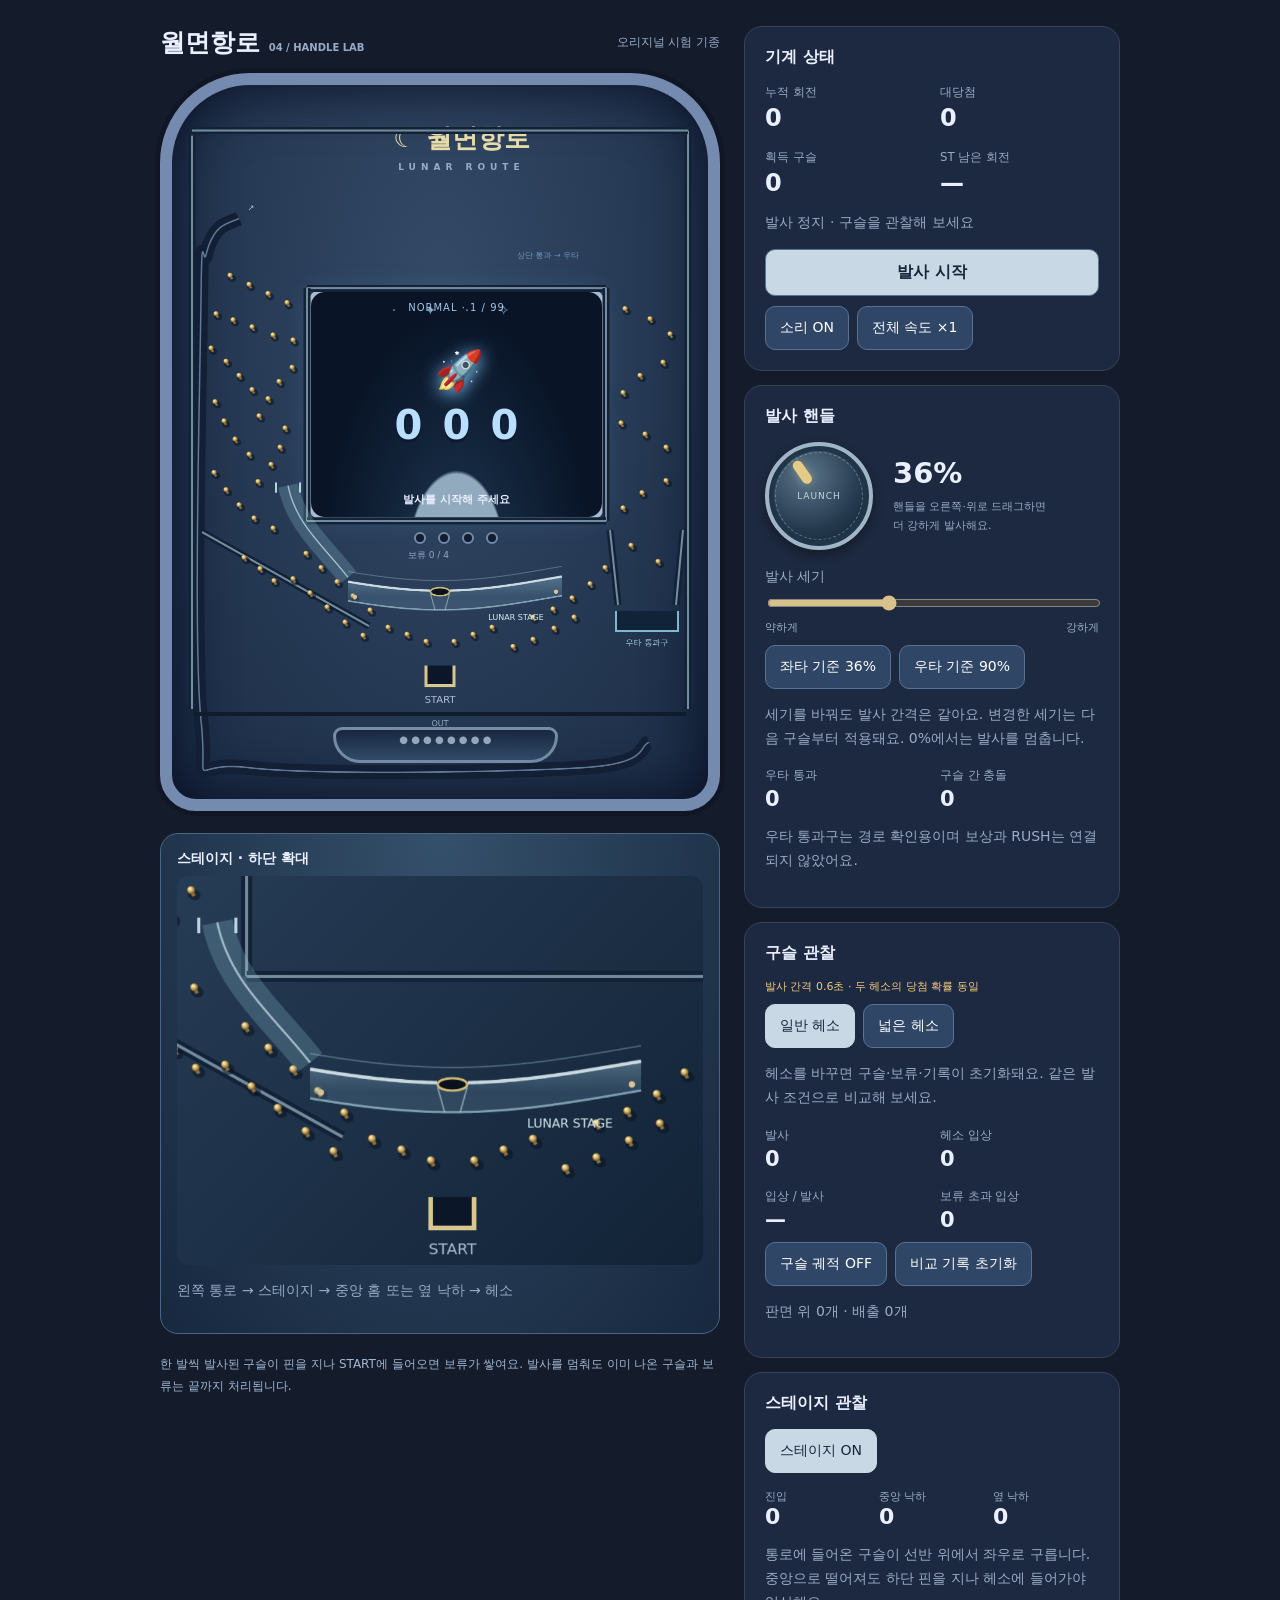
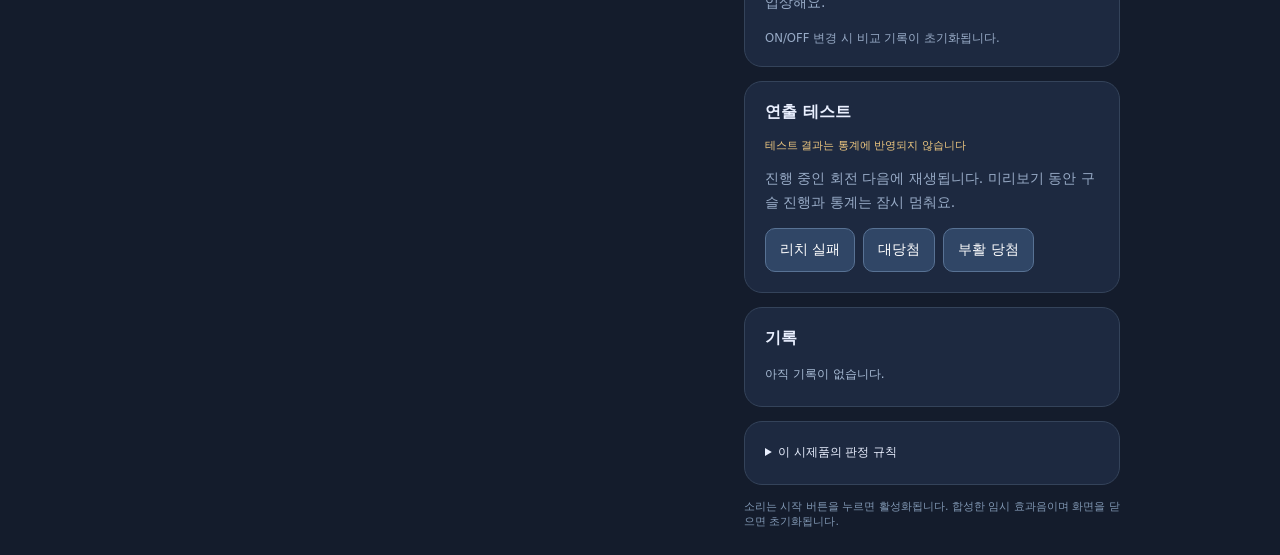
<file: pachinko-prototype/archive/v4/index.html>
<!doctype html>
<html lang="ko">
<head>
<meta charset="utf-8"><meta name="viewport" content="width=device-width,initial-scale=1">
<title>월면항로 · 구슬 실험실</title>
<style>
*{box-sizing:border-box}body{margin:0;background:#141c2c;color:#eaf0ff;font:14px system-ui;padding:26px 14px}main{max-width:960px;margin:auto;display:grid;grid-template-columns:minmax(320px,560px) 1fr;gap:24px}h1{font-size:25px;margin:0}small,.muted{color:#98abc6}header{display:flex;justify-content:space-between;align-items:center;margin-bottom:14px}.cabinet{position:relative;aspect-ratio:536/706;border:12px solid #748aaf;border-radius:90px 90px 36px 36px;background:radial-gradient(ellipse at 50% 30%,#344a67,#1b2c45);box-shadow:0 0 0 5px #101624,inset 0 0 60px #070e22;overflow:hidden}canvas{position:absolute;width:100%;height:100%;z-index:3;pointer-events:none}.screen{position:absolute;left:25.19%;top:28.47%;width:55.79%;height:32.58%;z-index:2;border:4px solid #aabbd1;border-radius:18px;background:radial-gradient(ellipse at 50% 120%,#91aabe 0 23%,#152940 24%,#091427 65%);overflow:hidden;text-align:center;box-shadow:0 0 25px #68b3ff25}.screen:before{content:'·    ✦      ·   ✧';position:absolute;inset:10px;color:#7698b6;letter-spacing:12px}.mode{position:relative;font-size:10px;letter-spacing:1px;padding-top:10px;color:#a4c5e9}.ship{position:absolute;left:calc(50% - 22px);top:25%;font-size:39px;transition:transform .6s;filter:drop-shadow(0 3px 9px #83c9ff)}.reels{position:absolute;top:49%;width:100%;display:flex;justify-content:center;gap:4px;font-size:40px;font-weight:900;text-shadow:0 3px #0b182f;color:#b9dfff}.reels span{width:44px}.caption{position:absolute;bottom:10px;width:100%;font-size:11px;font-weight:700}.logo{position:absolute;top:5%;left:20%;width:68%;text-align:center;font-size:26px;font-weight:800;color:#e7dbaa;z-index:2}.logo small{display:block;font-size:9px;letter-spacing:5px;margin-top:6px}.holds{position:absolute;top:62.6%;left:27%;width:52%;display:flex;gap:12px;justify-content:center;z-index:2}.hold{width:12px;height:12px;border-radius:50%;background:#101c30;border:2px solid #7389a5}.hold.blue{background:#68bcf5;box-shadow:0 0 10px #68bcf5}.hold-label{position:absolute;top:65%;left:44%;color:#91abc8;font-size:9px;z-index:2}.tray{position:absolute;bottom:5%;left:30%;width:42%;height:5%;border:3px solid #8eabc2;border-radius:10px 10px 30px 30px;background:linear-gradient(#142339,#385272);text-align:center;padding:4px;color:#bacce0;font-size:10px;opacity:.75}.screen.hot{border-color:#f27c71;box-shadow:0 0 35px #f26b6266}.screen.win{border-color:#f6d27a;box-shadow:0 0 45px #ffcb66}.panel{background:#1d2940;border:1px solid #34435a;border-radius:18px;padding:20px;margin-bottom:14px}h2{font-size:16px;margin:0 0 15px}.stats{display:grid;grid-template-columns:1fr 1fr;gap:16px}.stats strong{display:block;font-size:24px;margin-top:4px}.small-stats{margin-top:16px}.small-stats strong{font-size:21px}button{border:1px solid #587294;border-radius:10px;background:#304666;color:white;padding:12px 14px;cursor:pointer;font:inherit}button:hover{background:#425e83}button.primary{background:#c8d9e5;color:#17263b;font-weight:750;width:100%;font-size:16px}button:focus-visible{outline:3px solid #f0d18a;outline-offset:3px}button[aria-pressed="true"]{background:#c8d9e5;color:#17263b;border-color:#c8d9e5}.buttons{display:flex;gap:8px;flex-wrap:wrap;margin-top:10px}p{line-height:1.7}.log{max-height:170px;overflow:auto;font-size:12px;line-height:1.8;color:#a9bdd6}.badge{color:#f0c980;font-size:11px;margin-bottom:8px}.entry{border-bottom:1px solid #34435a;padding:5px 0}details{font-size:12px;line-height:1.8}summary{cursor:pointer}footer{font-size:11px;color:#8097b3;margin-top:14px}.intro{font-size:12px;line-height:1.8;color:#a1b7d1;margin-top:20px}@media(max-width:760px){body{padding:16px 12px}main{display:block;max-width:500px}.cabinet{margin-bottom:18px}.panel{padding:16px}.reels{font-size:30px;gap:0}.reels span{width:34px}.logo{font-size:23px}.mode{font-size:9px}.ship{font-size:32px}.caption{font-size:10px}.hold-label{font-size:8px}h1{font-size:22px}header>small{font-size:10px}}
.detail-panel{margin-top:22px;border:1px solid #486782;border-radius:18px;padding:16px;background:radial-gradient(ellipse at 50% 0%,#35506b,#17283f)}.detail-panel canvas{position:static;display:block;width:100%;height:auto;border-radius:12px;background:linear-gradient(135deg,#263c55,#122337)}.detail-panel h2{font-size:14px;margin-bottom:8px}.stage-stats{display:grid;grid-template-columns:repeat(3,1fr);gap:8px;margin-top:14px}.stage-stats strong{display:block;font-size:22px}.stage-stats small{font-size:11px}.handle-row{display:flex;gap:20px;align-items:center;margin:8px 0 18px}.handle{--angle:-35deg;position:relative;flex-shrink:0;width:108px;height:108px;border-radius:50%;touch-action:none;cursor:grab;user-select:none;background:radial-gradient(circle at 38% 30%,#5c7589,#24394d 58%,#101c2b);border:4px solid #a0b5c6;box-shadow:inset 0 0 0 5px #213549,0 5px 12px #0005}.handle:active{cursor:grabbing}.handle:focus-visible{outline:3px solid #f1cd87;outline-offset:5px}.handle-ring{position:absolute;inset:6px;border:1px dashed #91b2c288;border-radius:50%}.handle-grip{position:absolute;inset:8px;transform:rotate(var(--angle));pointer-events:none}.handle-grip:before{content:'';position:absolute;width:10px;height:26px;border-radius:6px;left:calc(50% - 5px);top:0;background:#e4cb88;box-shadow:0 0 9px #e7d29c55}.handle-center{position:absolute;inset:0;display:grid;place-items:center;font-size:9px;letter-spacing:1px;color:#c3d5df;pointer-events:none}.power-value{font-size:29px;font-weight:700}.handle-row p{font-size:11px;margin:8px 0 0}#power{display:block;width:100%;height:30px;accent-color:#d9c28a;cursor:pointer}.power-labels{display:flex;justify-content:space-between;font-size:11px;color:#9cb3ca}</style>
</head>
<body><main><section>
<header><h1>월면항로 <small style="font-size:10px">04 / HANDLE LAB</small></h1><small>오리지널 시험 기종</small></header>
<div class="cabinet"><canvas id="board" aria-label="구슬이 핀과 벽에 부딪히며 헤소로 내려오는 판면"></canvas><div class="logo">☾ 월면항로<small>LUNAR ROUTE</small></div><div class="screen" id="screen"><div class="mode" id="mode">NORMAL · 1 / 99</div><div class="ship" id="ship">🚀</div><div class="reels"><span id="r0">0</span><span id="r1">0</span><span id="r2">0</span></div><div class="caption" id="caption">발사를 시작해 주세요</div></div><div class="holds" id="holds" aria-label="대기 보류"></div><div class="hold-label" id="hold-label">보류 0 / 4</div><div class="tray">● ● ● ● ● ● ● ●</div></div>
<div class="detail-panel"><h2>스테이지 · 하단 확대</h2><canvas id="detail" aria-label="스테이지에서 구르는 구슬과 하단 핀 확대 화면"></canvas><p class="muted">왼쪽 통로 → 스테이지 → 중앙 홈 또는 옆 낙하 → 헤소</p></div><p class="intro">한 발씩 발사된 구슬이 핀을 지나 START에 들어오면 보류가 쌓여요. 발사를 멈춰도 이미 나온 구슬과 보류는 끝까지 처리됩니다.</p>
</section><aside>
<div class="panel"><h2>기계 상태</h2><div class="stats"><div><small>누적 회전</small><strong id="spins">0</strong></div><div><small>대당첨</small><strong id="wins">0</strong></div><div><small>획득 구슬</small><strong id="paid">0</strong></div><div><small>ST 남은 회전</small><strong id="st">—</strong></div></div><p class="muted" id="status">시작하면 구슬이 발사됩니다.</p><button class="primary" id="start">발사 시작</button><div class="buttons"><button id="sound">소리 ON</button><button id="speed">전체 속도 ×1</button></div></div>
<div class="panel"><h2>발사 핸들</h2><div class="handle-row"><div id="handle" class="handle" role="slider" tabindex="0" aria-label="발사 세기 핸들" aria-valuemin="0" aria-valuemax="100" aria-valuenow="36"><span class="handle-ring"></span><span class="handle-grip"></span><span class="handle-center">LAUNCH</span></div><div><strong id="power-value" class="power-value">36%</strong><p class="muted">핸들을 오른쪽·위로 드래그하면<br>더 강하게 발사해요.</p></div></div><label class="muted" for="power">발사 세기</label><input id="power" type="range" min="0" max="100" value="36" step="1"><div class="power-labels"><span>약하게</span><span>강하게</span></div><div class="buttons"><button id="power-left">좌타 기준 36%</button><button id="power-right">우타 기준 90%</button></div><p class="muted">세기를 바꿔도 발사 간격은 같아요. 변경한 세기는 다음 구슬부터 적용돼요. 0%에서는 발사를 멈춥니다.</p><div class="stats small-stats"><div><small>우타 통과</small><strong id="right-exits">0</strong></div><div><small>구슬 간 충돌</small><strong id="ball-contacts">0</strong></div></div><p class="muted">우타 통과구는 경로 확인용이며 보상과 RUSH는 연결되지 않았어요.</p></div><div class="panel"><h2>구슬 관찰</h2><div class="badge">발사 간격 0.6초 · 두 헤소의 당첨 확률 동일</div><div class="buttons" role="group" aria-label="헤소 너비"><button id="normal" aria-pressed="true">일반 헤소</button><button id="wide" aria-pressed="false">넓은 헤소</button></div><p class="muted">헤소를 바꾸면 구슬·보류·기록이 초기화돼요. 같은 발사 조건으로 비교해 보세요.</p><div class="stats small-stats"><div><small>발사</small><strong id="shots">0</strong></div><div><small>헤소 입상</small><strong id="hits">0</strong></div><div><small>입상 / 발사</small><strong id="hit-rate">—</strong></div><div><small>보류 초과 입상</small><strong id="overflow">0</strong></div></div><div class="buttons"><button id="trail" aria-pressed="false">구슬 궤적 OFF</button><button id="reset">비교 기록 초기화</button></div><p class="muted" id="flight">판면 위 0개 · 배출 0개</p></div>
<div class="panel"><h2>스테이지 관찰</h2><button id="stage-switch" aria-pressed="true">스테이지 ON</button><div class="stage-stats"><div><small>진입</small><strong id="stage-entries">0</strong></div><div><small>중앙 낙하</small><strong id="stage-drops">0</strong></div><div><small>옆 낙하</small><strong id="stage-sides">0</strong></div></div><p class="muted">통로에 들어온 구슬이 선반 위에서 좌우로 구릅니다. 중앙으로 떨어져도 하단 핀을 지나 헤소에 들어가야 입상해요.</p><small>ON/OFF 변경 시 비교 기록이 초기화됩니다.</small></div><div class="panel"><h2>연출 테스트</h2><div class="badge">테스트 결과는 통계에 반영되지 않습니다</div><p class="muted">진행 중인 회전 다음에 재생됩니다. 미리보기 동안 구슬 진행과 통계는 잠시 멈춰요.</p><div class="buttons"><button data-test="miss">리치 실패</button><button data-test="win">대당첨</button><button data-test="revive">부활 당첨</button></div></div>
<div class="panel"><h2>기록</h2><div class="log" id="log">아직 기록이 없습니다.</div></div>
<div class="panel"><details><summary>이 시제품의 판정 규칙</summary><p>일반 1/99, 당첨 후 ST 20회(1/15). 당첨 보상 300개, ST 중 재당첨 시 20회로 재설정합니다. 자연 회전은 독립 추첨입니다. 실제 기종을 복제한 수치가 아닌 시험용 설정입니다.</p><p>보류는 입상 시 난수를 저장하고, 소비 시 현재 모드로 당첨과 예고를 결정합니다. 대기 보류는 모두 파란색입니다. 적색 예고는 당첨 시 55%, 꽝일 때 3% 확률로 선택되며 당첨 확정은 아닙니다.</p><p>자유 구간의 구슬은 중력과 핀·벽·구슬 충돌로 이동합니다. 스테이지는 통로와 곡면을 따라 움직이는 2.5D 근사 모델입니다. 스테이지의 경사·진입 속도·감쇠가 중앙/옆 낙하를 결정하며 입상 여부를 미리 추첨하지 않습니다. 스테이지 위 구슬도 서로 밀고 속도를 주고받습니다. 자유 구간과 스테이지는 서로 다른 깊이로 취급합니다. 충돌 카운터는 작은 접촉 떨림을 제외한 충격만 셉니다. 발사 간격은 기본 속도에서 0.6초입니다. 핸들은 같은 레일 출구에서의 초기 속도를 바꿉니다. 좌타·우타 기준 버튼은 핸들 값만 설정하며 경로를 미리 정하지 않습니다. 발사 레일은 구속 경로로 근사하고, 출구 이후는 중력과 충돌로 이동합니다. 넓은 헤소는 입상 영역만 넓히며 발사 조건과 당첨 확률은 같습니다. 실기 수치를 복제한 것은 아닙니다.</p><p>보류는 최대 4개이며 넘친 입상은 새 추첨을 추가하지 않습니다. 일반 비리치 회전은 보류량에 따라 약 3.8~5.2초입니다. 전체 속도 변경은 발사·물리·연출에 함께 적용됩니다.</p><p>앱이 배경으로 가면 진행이 멈춥니다. 무제한 시험 발사이며 오프라인 진행·랭킹·저장은 아직 없습니다.</p></details></div><footer>소리는 시작 버튼을 누르면 활성화됩니다. 합성한 임시 효과음이며 화면을 닫으면 초기화됩니다.</footer>
</aside></main><script src="physics.js"></script><script src="app.js"></script></body></html>
</file>
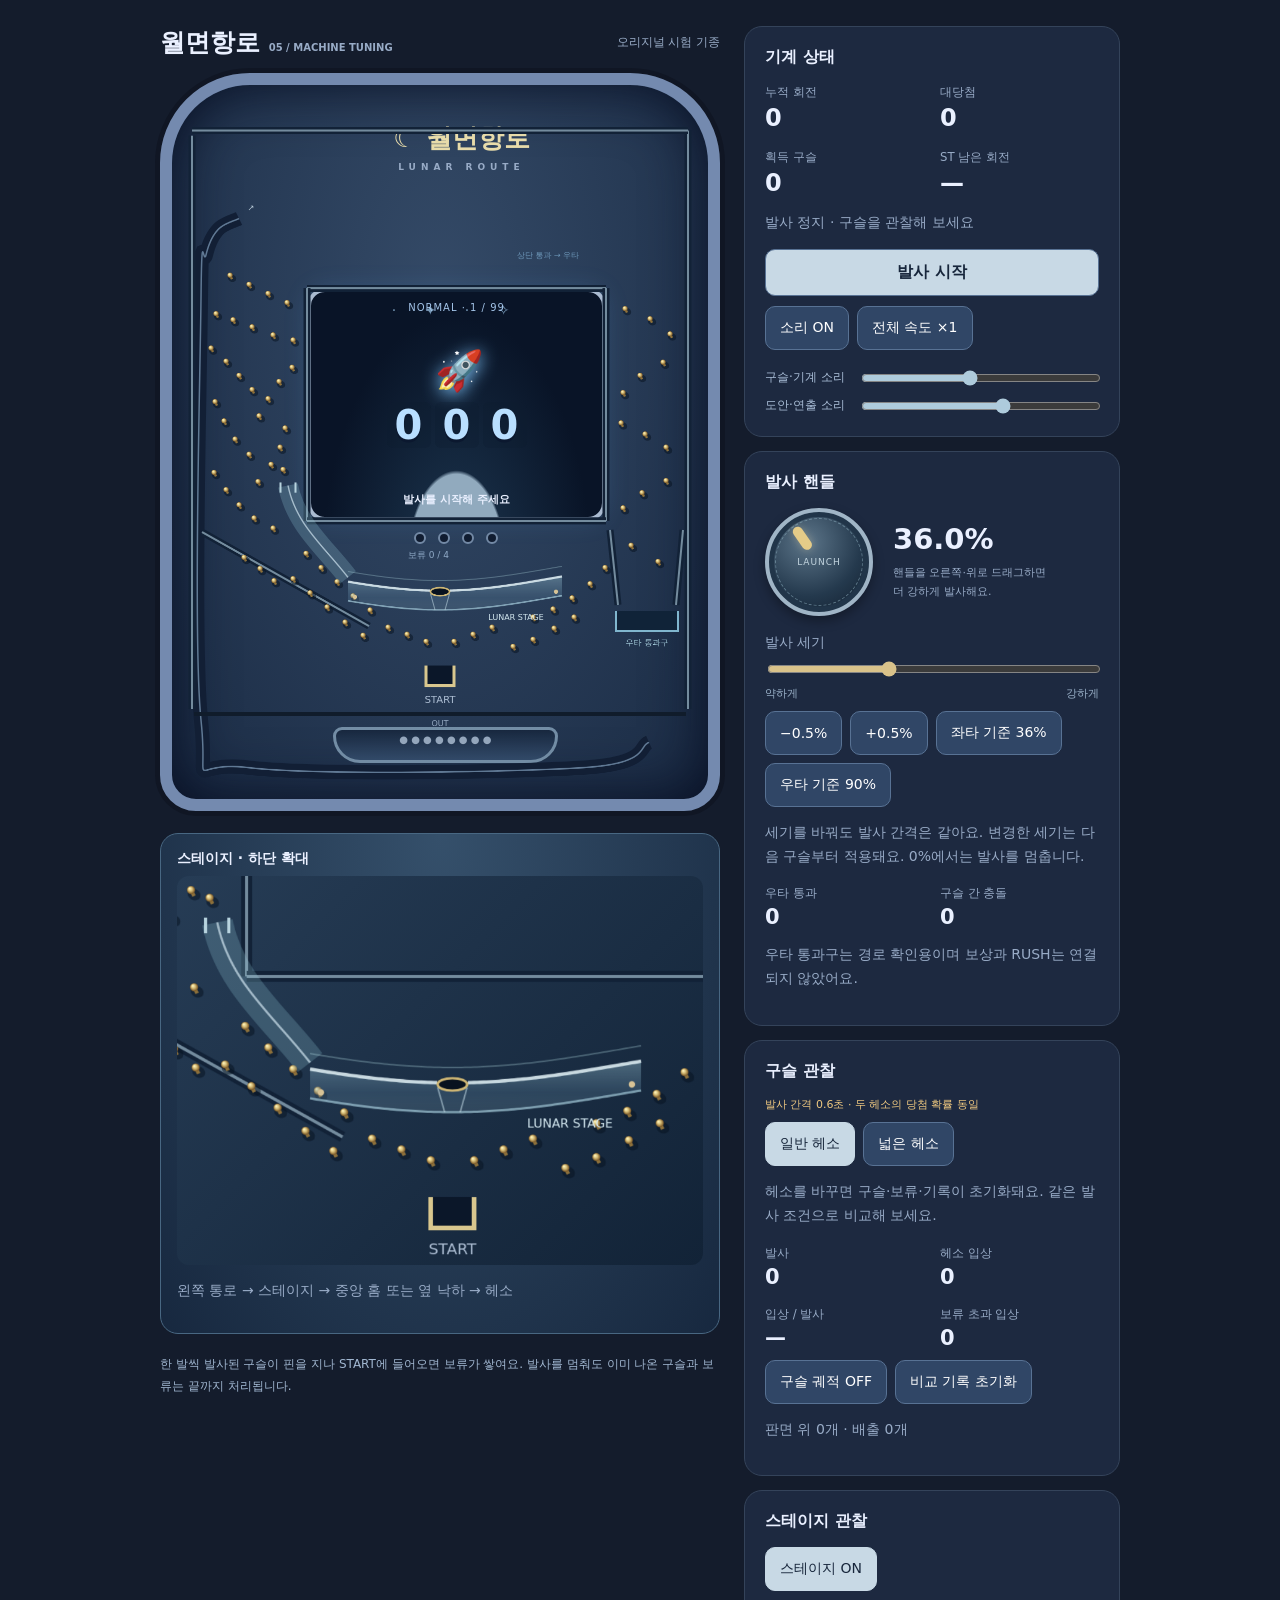
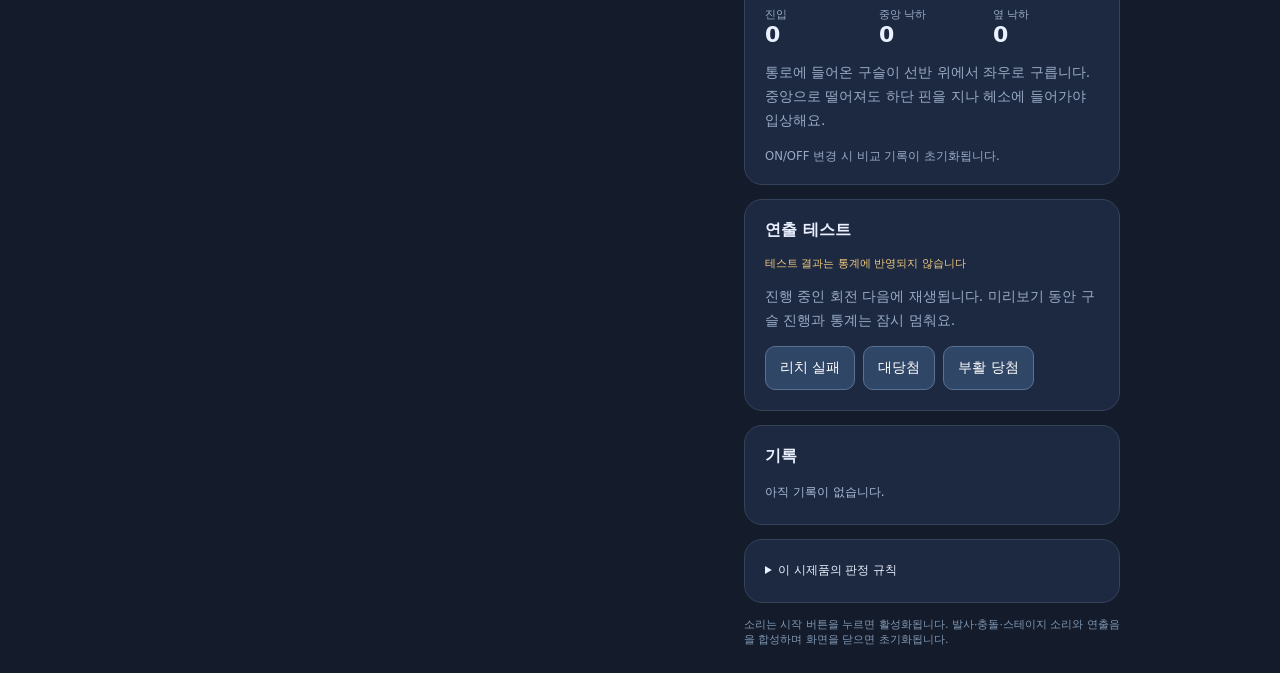
<file: pachinko-prototype/archive/v5/index.html>
<!doctype html>
<html lang="ko">
<head>
<meta charset="utf-8"><meta name="viewport" content="width=device-width,initial-scale=1">
<title>월면항로 · 구슬 실험실</title>
<style>
*{box-sizing:border-box}body{margin:0;background:#141c2c;color:#eaf0ff;font:14px system-ui;padding:26px 14px}main{max-width:960px;margin:auto;display:grid;grid-template-columns:minmax(320px,560px) 1fr;gap:24px}h1{font-size:25px;margin:0}small,.muted{color:#98abc6}header{display:flex;justify-content:space-between;align-items:center;margin-bottom:14px}.cabinet{position:relative;aspect-ratio:536/706;border:12px solid #748aaf;border-radius:90px 90px 36px 36px;background:radial-gradient(ellipse at 50% 30%,#344a67,#1b2c45);box-shadow:0 0 0 5px #101624,inset 0 0 60px #070e22;overflow:hidden}canvas{position:absolute;width:100%;height:100%;z-index:3;pointer-events:none}.screen{position:absolute;left:25.19%;top:28.47%;width:55.79%;height:32.58%;z-index:2;border:4px solid #aabbd1;border-radius:18px;background:radial-gradient(ellipse at 50% 120%,#91aabe 0 23%,#152940 24%,#091427 65%);overflow:hidden;text-align:center;box-shadow:0 0 25px #68b3ff25}.screen:before{content:'·    ✦      ·   ✧';position:absolute;inset:10px;color:#7698b6;letter-spacing:12px}.mode{position:relative;font-size:10px;letter-spacing:1px;padding-top:10px;color:#a4c5e9}.ship{position:absolute;left:calc(50% - 22px);top:25%;font-size:39px;transition:transform .6s;filter:drop-shadow(0 3px 9px #83c9ff)}.reels{position:absolute;top:49%;width:100%;display:flex;justify-content:center;gap:4px;font-size:40px;font-weight:900;text-shadow:0 3px #0b182f;color:#b9dfff}.reels span{width:44px}.caption{position:absolute;bottom:10px;width:100%;font-size:11px;font-weight:700}.logo{position:absolute;top:5%;left:20%;width:68%;text-align:center;font-size:26px;font-weight:800;color:#e7dbaa;z-index:2}.logo small{display:block;font-size:9px;letter-spacing:5px;margin-top:6px}.holds{position:absolute;top:62.6%;left:27%;width:52%;display:flex;gap:12px;justify-content:center;z-index:2}.hold{width:12px;height:12px;border-radius:50%;background:#101c30;border:2px solid #7389a5}.hold.blue{background:#68bcf5;box-shadow:0 0 10px #68bcf5}.hold-label{position:absolute;top:65%;left:44%;color:#91abc8;font-size:9px;z-index:2}.tray{position:absolute;bottom:5%;left:30%;width:42%;height:5%;border:3px solid #8eabc2;border-radius:10px 10px 30px 30px;background:linear-gradient(#142339,#385272);text-align:center;padding:4px;color:#bacce0;font-size:10px;opacity:.75}.screen.hot{border-color:#f27c71;box-shadow:0 0 35px #f26b6266}.screen.win{border-color:#f6d27a;box-shadow:0 0 45px #ffcb66}.panel{background:#1d2940;border:1px solid #34435a;border-radius:18px;padding:20px;margin-bottom:14px}h2{font-size:16px;margin:0 0 15px}.stats{display:grid;grid-template-columns:1fr 1fr;gap:16px}.stats strong{display:block;font-size:24px;margin-top:4px}.small-stats{margin-top:16px}.small-stats strong{font-size:21px}button{border:1px solid #587294;border-radius:10px;background:#304666;color:white;padding:12px 14px;cursor:pointer;font:inherit}button:hover{background:#425e83}button.primary{background:#c8d9e5;color:#17263b;font-weight:750;width:100%;font-size:16px}button:focus-visible{outline:3px solid #f0d18a;outline-offset:3px}button[aria-pressed="true"]{background:#c8d9e5;color:#17263b;border-color:#c8d9e5}.buttons{display:flex;gap:8px;flex-wrap:wrap;margin-top:10px}p{line-height:1.7}.log{max-height:170px;overflow:auto;font-size:12px;line-height:1.8;color:#a9bdd6}.badge{color:#f0c980;font-size:11px;margin-bottom:8px}.entry{border-bottom:1px solid #34435a;padding:5px 0}details{font-size:12px;line-height:1.8}summary{cursor:pointer}footer{font-size:11px;color:#8097b3;margin-top:14px}.intro{font-size:12px;line-height:1.8;color:#a1b7d1;margin-top:20px}@media(max-width:760px){body{padding:16px 12px}main{display:block;max-width:500px}.cabinet{margin-bottom:18px}.panel{padding:16px}.reels{font-size:30px;gap:0}.reels span{width:34px}.logo{font-size:23px}.mode{font-size:9px}.ship{font-size:32px}.caption{font-size:10px}.hold-label{font-size:8px}h1{font-size:22px}header>small{font-size:10px}}
.detail-panel{margin-top:22px;border:1px solid #486782;border-radius:18px;padding:16px;background:radial-gradient(ellipse at 50% 0%,#35506b,#17283f)}.detail-panel canvas{position:static;display:block;width:100%;height:auto;border-radius:12px;background:linear-gradient(135deg,#263c55,#122337)}.detail-panel h2{font-size:14px;margin-bottom:8px}.stage-stats{display:grid;grid-template-columns:repeat(3,1fr);gap:8px;margin-top:14px}.stage-stats strong{display:block;font-size:22px}.stage-stats small{font-size:11px}.handle-row{display:flex;gap:20px;align-items:center;margin:8px 0 18px}.handle{--angle:-35deg;position:relative;flex-shrink:0;width:108px;height:108px;border-radius:50%;touch-action:none;cursor:grab;user-select:none;background:radial-gradient(circle at 38% 30%,#5c7589,#24394d 58%,#101c2b);border:4px solid #a0b5c6;box-shadow:inset 0 0 0 5px #213549,0 5px 12px #0005}.handle:active{cursor:grabbing}.handle:focus-visible{outline:3px solid #f1cd87;outline-offset:5px}.handle-ring{position:absolute;inset:6px;border:1px dashed #91b2c288;border-radius:50%}.handle-grip{position:absolute;inset:8px;transform:rotate(var(--angle));pointer-events:none}.handle-grip:before{content:'';position:absolute;width:10px;height:26px;border-radius:6px;left:calc(50% - 5px);top:0;background:#e4cb88;box-shadow:0 0 9px #e7d29c55}.handle-center{position:absolute;inset:0;display:grid;place-items:center;font-size:9px;letter-spacing:1px;color:#c3d5df;pointer-events:none}.power-value{font-size:29px;font-weight:700}.handle-row p{font-size:11px;margin:8px 0 0}#power{display:block;width:100%;height:30px;accent-color:#d9c28a;cursor:pointer}.power-labels{display:flex;justify-content:space-between;font-size:11px;color:#9cb3ca}
.reels{--reel-height:46px}.reels>.reel{display:block;position:relative;width:44px;height:var(--reel-height);line-height:var(--reel-height);overflow:hidden;border-radius:6px;background:#0c1b2e44}.reels .reel-track{display:block;width:100%;animation:reel-scroll .3s linear infinite;filter:blur(.6px)}.reels .reel-digit{display:block;width:100%;height:var(--reel-height);line-height:var(--reel-height)}.reel.rolling:after{content:'';position:absolute;inset:0;background:linear-gradient(#09142799,transparent 30% 70%,#09142799);pointer-events:none}@keyframes reel-scroll{to{transform:translateY(-50%)}}.sound-levels{display:grid;grid-template-columns:auto minmax(80px,1fr);gap:8px 14px;align-items:center;margin-top:18px;font-size:12px;color:#a9bdd6}.sound-levels input{width:100%;accent-color:#aecbdc}@media(max-width:760px){.reels{--reel-height:36px}.reels>.reel{width:34px}}@media(prefers-reduced-motion:reduce){.reels .reel-track{animation:none;filter:none}}
</style>
</head>
<body><main><section>
<header><h1>월면항로 <small style="font-size:10px">05 / MACHINE TUNING</small></h1><small>오리지널 시험 기종</small></header>
<div class="cabinet"><canvas id="board" aria-label="구슬이 핀과 벽에 부딪히며 헤소로 내려오는 판면"></canvas><div class="logo">☾ 월면항로<small>LUNAR ROUTE</small></div><div class="screen" id="screen"><div class="mode" id="mode">NORMAL · 1 / 99</div><div class="ship" id="ship">🚀</div><div class="reels"><span class="reel stopped" id="r0">0</span><span class="reel stopped" id="r1">0</span><span class="reel stopped" id="r2">0</span></div><div class="caption" id="caption">발사를 시작해 주세요</div></div><div class="holds" id="holds" aria-label="대기 보류"></div><div class="hold-label" id="hold-label">보류 0 / 4</div><div class="tray">● ● ● ● ● ● ● ●</div></div>
<div class="detail-panel"><h2>스테이지 · 하단 확대</h2><canvas id="detail" aria-label="스테이지에서 구르는 구슬과 하단 핀 확대 화면"></canvas><p class="muted">왼쪽 통로 → 스테이지 → 중앙 홈 또는 옆 낙하 → 헤소</p></div><p class="intro">한 발씩 발사된 구슬이 핀을 지나 START에 들어오면 보류가 쌓여요. 발사를 멈춰도 이미 나온 구슬과 보류는 끝까지 처리됩니다.</p>
</section><aside>
<div class="panel"><h2>기계 상태</h2><div class="stats"><div><small>누적 회전</small><strong id="spins">0</strong></div><div><small>대당첨</small><strong id="wins">0</strong></div><div><small>획득 구슬</small><strong id="paid">0</strong></div><div><small>ST 남은 회전</small><strong id="st">—</strong></div></div><p class="muted" id="status">시작하면 구슬이 발사됩니다.</p><button class="primary" id="start">발사 시작</button><div class="buttons"><button id="sound">소리 ON</button><button id="speed">전체 속도 ×1</button></div><div class="sound-levels"><label for="mechanical-volume">구슬·기계 소리</label><input id="mechanical-volume" type="range" min="0" max="100" value="45"><label for="cue-volume">도안·연출 소리</label><input id="cue-volume" type="range" min="0" max="100" value="60"></div></div>
<div class="panel"><h2>발사 핸들</h2><div class="handle-row"><div id="handle" class="handle" role="slider" tabindex="0" aria-label="발사 세기 핸들" aria-valuemin="0" aria-valuemax="100" aria-valuenow="36"><span class="handle-ring"></span><span class="handle-grip"></span><span class="handle-center">LAUNCH</span></div><div><strong id="power-value" class="power-value">36%</strong><p class="muted">핸들을 오른쪽·위로 드래그하면<br>더 강하게 발사해요.</p></div></div><label class="muted" for="power">발사 세기</label><input id="power" type="range" min="0" max="100" value="36" step="0.5"><div class="power-labels"><span>약하게</span><span>강하게</span></div><div class="buttons"><button id="power-minus" aria-label="발사 세기 0.5퍼센트 줄이기">−0.5%</button><button id="power-plus" aria-label="발사 세기 0.5퍼센트 늘리기">+0.5%</button><button id="power-left">좌타 기준 36%</button><button id="power-right">우타 기준 90%</button></div><p class="muted">세기를 바꿔도 발사 간격은 같아요. 변경한 세기는 다음 구슬부터 적용돼요. 0%에서는 발사를 멈춥니다.</p><div class="stats small-stats"><div><small>우타 통과</small><strong id="right-exits">0</strong></div><div><small>구슬 간 충돌</small><strong id="ball-contacts">0</strong></div></div><p class="muted">우타 통과구는 경로 확인용이며 보상과 RUSH는 연결되지 않았어요.</p></div><div class="panel"><h2>구슬 관찰</h2><div class="badge">발사 간격 0.6초 · 두 헤소의 당첨 확률 동일</div><div class="buttons" role="group" aria-label="헤소 너비"><button id="normal" aria-pressed="true">일반 헤소</button><button id="wide" aria-pressed="false">넓은 헤소</button></div><p class="muted">헤소를 바꾸면 구슬·보류·기록이 초기화돼요. 같은 발사 조건으로 비교해 보세요.</p><div class="stats small-stats"><div><small>발사</small><strong id="shots">0</strong></div><div><small>헤소 입상</small><strong id="hits">0</strong></div><div><small>입상 / 발사</small><strong id="hit-rate">—</strong></div><div><small>보류 초과 입상</small><strong id="overflow">0</strong></div></div><div class="buttons"><button id="trail" aria-pressed="false">구슬 궤적 OFF</button><button id="reset">비교 기록 초기화</button></div><p class="muted" id="flight">판면 위 0개 · 배출 0개</p></div>
<div class="panel"><h2>스테이지 관찰</h2><button id="stage-switch" aria-pressed="true">스테이지 ON</button><div class="stage-stats"><div><small>진입</small><strong id="stage-entries">0</strong></div><div><small>중앙 낙하</small><strong id="stage-drops">0</strong></div><div><small>옆 낙하</small><strong id="stage-sides">0</strong></div></div><p class="muted">통로에 들어온 구슬이 선반 위에서 좌우로 구릅니다. 중앙으로 떨어져도 하단 핀을 지나 헤소에 들어가야 입상해요.</p><small>ON/OFF 변경 시 비교 기록이 초기화됩니다.</small></div><div class="panel"><h2>연출 테스트</h2><div class="badge">테스트 결과는 통계에 반영되지 않습니다</div><p class="muted">진행 중인 회전 다음에 재생됩니다. 미리보기 동안 구슬 진행과 통계는 잠시 멈춰요.</p><div class="buttons"><button data-test="miss">리치 실패</button><button data-test="win">대당첨</button><button data-test="revive">부활 당첨</button></div></div>
<div class="panel"><h2>기록</h2><div class="log" id="log">아직 기록이 없습니다.</div></div>
<div class="panel"><details><summary>이 시제품의 판정 규칙</summary><p>일반 1/99, 당첨 후 ST 20회(1/15). 당첨 보상 300개, ST 중 재당첨 시 20회로 재설정합니다. 자연 회전은 독립 추첨입니다. 실제 기종을 복제한 수치가 아닌 시험용 설정입니다.</p><p>보류는 입상 시 난수를 저장하고, 소비 시 현재 모드로 당첨과 예고를 결정합니다. 대기 보류는 모두 파란색입니다. 적색 예고는 당첨 시 55%, 꽝일 때 3% 확률로 선택되며 당첨 확정은 아닙니다.</p><p>자유 구간의 구슬은 중력과 핀·벽·구슬 충돌로 이동합니다. 스테이지는 통로와 곡면을 따라 움직이는 2.5D 근사 모델입니다. 스테이지의 경사·진입 속도·감쇠가 중앙/옆 낙하를 결정하며 입상 여부를 미리 추첨하지 않습니다. 스테이지 위 구슬도 서로 밀고 속도를 주고받습니다. 자유 구간과 스테이지는 서로 다른 깊이로 취급합니다. 충돌 카운터는 작은 접촉 떨림을 제외한 충격만 셉니다. 발사 간격은 기본 속도에서 0.6초입니다. 핸들은 같은 레일 출구에서의 초기 속도를 바꿉니다. 좌타·우타 기준 버튼은 핸들 값만 설정하며 경로를 미리 정하지 않습니다. 발사 레일은 구속 경로로 근사하고, 출구 이후는 중력과 충돌로 이동합니다. 넓은 헤소는 입상 영역만 넓히며 발사 조건과 당첨 확률은 같습니다. 실기 수치를 복제한 것은 아닙니다.</p><p>보류는 최대 4개이며 넘친 입상은 새 추첨을 추가하지 않습니다. 일반 비리치 회전은 보류량에 따라 약 4.35~5.75초입니다. 전체 속도 변경은 발사·물리·연출에 함께 적용됩니다.</p><p>앱이 배경으로 가면 진행이 멈춥니다. 무제한 시험 발사이며 오프라인 진행·랭킹·저장은 아직 없습니다.</p></details></div><footer>소리는 시작 버튼을 누르면 활성화됩니다. 발사·충돌·스테이지 소리와 연출음을 합성하며 화면을 닫으면 초기화됩니다.</footer>
</aside></main><script src="physics.js"></script><script src="sound.js"></script><script src="app.js"></script></body></html>
</file>
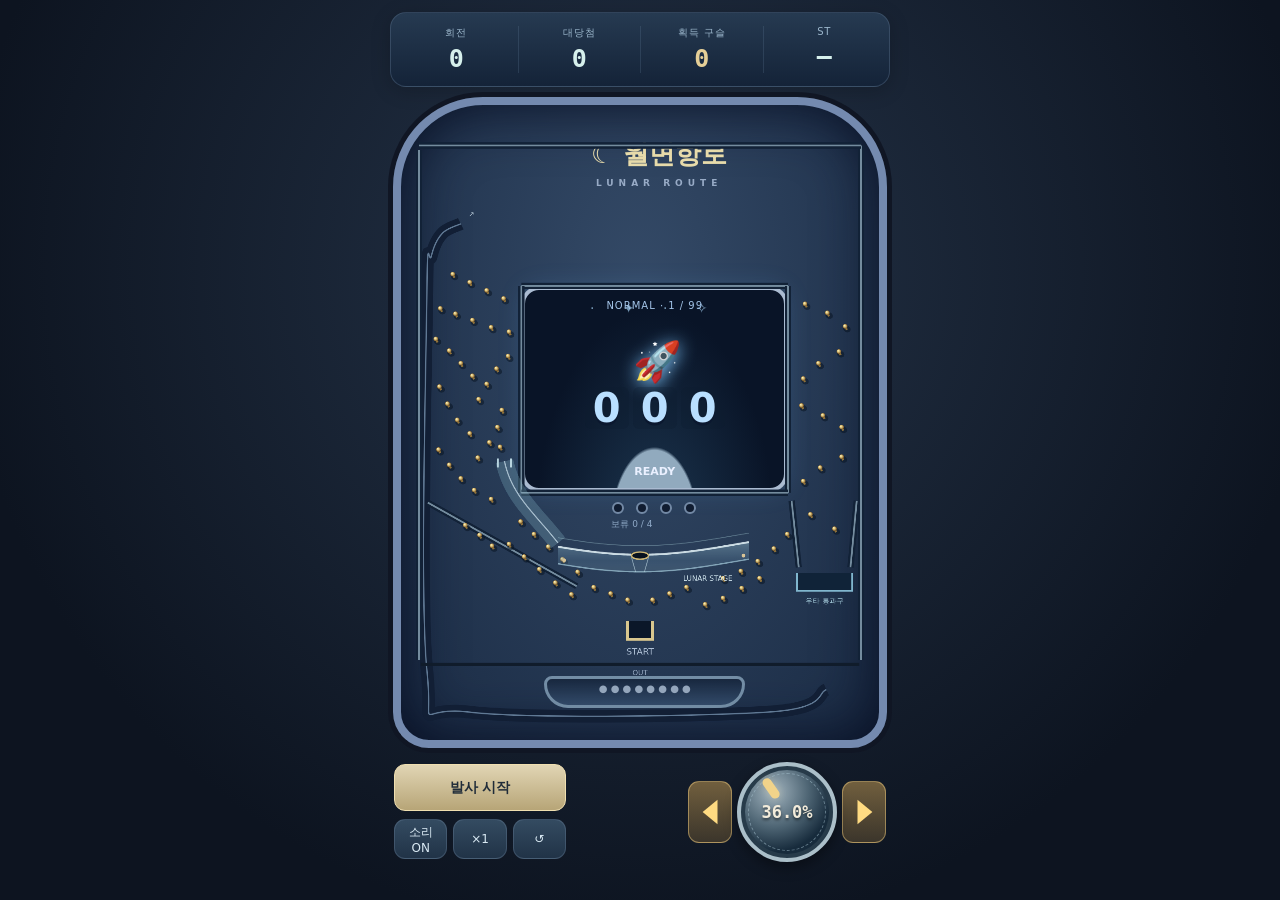
<file: pachinko-prototype/archive/v6/index.html>
<!doctype html>
<html lang="ko"><head><meta charset="utf-8"><meta name="viewport" content="width=device-width,initial-scale=1"><meta name="theme-color" content="#142338"><title>월면항로</title><style>
*{box-sizing:border-box}body{margin:0;background:#141c2c;color:#eaf0ff;font:14px system-ui;padding:12px}main{width:min(100%,500px);margin:auto}h1{font-size:25px;margin:0}small,.muted{color:#98abc6}header{display:flex;justify-content:space-between;align-items:center;margin-bottom:14px}.cabinet{position:relative;aspect-ratio:536/706;border:8px solid #748aaf;border-radius:90px 90px 36px 36px;background:radial-gradient(ellipse at 50% 30%,#344a67,#1b2c45);box-shadow:0 0 0 5px #101624,inset 0 0 60px #070e22;overflow:hidden}canvas{position:absolute;width:100%;height:100%;z-index:3;pointer-events:none}.screen{position:absolute;left:25.19%;top:28.47%;width:55.79%;height:32.58%;z-index:2;border:4px solid #aabbd1;border-radius:18px;background:radial-gradient(ellipse at 50% 120%,#91aabe 0 23%,#152940 24%,#091427 65%);overflow:hidden;text-align:center;box-shadow:0 0 25px #68b3ff25}.screen:before{content:'·    ✦      ·   ✧';position:absolute;inset:10px;color:#7698b6;letter-spacing:12px}.mode{position:relative;font-size:10px;letter-spacing:1px;padding-top:10px;color:#a4c5e9}.ship{position:absolute;left:calc(50% - 22px);top:25%;font-size:39px;transition:transform .6s;filter:drop-shadow(0 3px 9px #83c9ff)}.reels{position:absolute;top:49%;width:100%;display:flex;justify-content:center;gap:4px;font-size:40px;font-weight:900;text-shadow:0 3px #0b182f;color:#b9dfff}.reels span{width:44px}.caption{position:absolute;bottom:10px;width:100%;font-size:11px;font-weight:700}.logo{position:absolute;top:5%;left:20%;width:68%;text-align:center;font-size:26px;font-weight:800;color:#e7dbaa;z-index:2}.logo small{display:block;font-size:9px;letter-spacing:5px;margin-top:6px}.holds{position:absolute;top:62.6%;left:27%;width:52%;display:flex;gap:12px;justify-content:center;z-index:2}.hold{width:12px;height:12px;border-radius:50%;background:#101c30;border:2px solid #7389a5}.hold.blue{background:#68bcf5;box-shadow:0 0 10px #68bcf5}.hold-label{position:absolute;top:65%;left:44%;color:#91abc8;font-size:9px;z-index:2}.tray{position:absolute;bottom:5%;left:30%;width:42%;height:5%;border:3px solid #8eabc2;border-radius:10px 10px 30px 30px;background:linear-gradient(#142339,#385272);text-align:center;padding:4px;color:#bacce0;font-size:10px;opacity:.75}.screen.hot{border-color:#f27c71;box-shadow:0 0 35px #f26b6266}.screen.win{border-color:#f6d27a;box-shadow:0 0 45px #ffcb66}
body{min-height:100dvh;background:radial-gradient(ellipse at 50% 30%,#243348,#0d1420 75%)}.hud{display:grid;grid-template-columns:repeat(4,minmax(0,1fr));padding:13px 4px;margin-bottom:10px;border:1px solid #52678077;border-radius:16px;background:linear-gradient(#263a51,#142338);box-shadow:0 4px 20px #0003;text-align:center}.hud>div+div{border-left:1px solid #7392ad33}.hud small{display:block;font-size:10px;letter-spacing:.08em;color:#9bb6cb}.hud strong{display:block;margin-top:4px;font:600 25px ui-monospace,monospace;color:#d6f0ec;font-variant-numeric:tabular-nums}.hud .reward{color:#e5cf97}.cabinet{margin:0 3px}.controls{display:flex;align-items:center;justify-content:space-between;gap:12px;padding:14px 4px 0}.actions{display:grid;gap:8px;flex:1;max-width:172px}.tools{display:flex;gap:6px}button{font:inherit;color:#d9e9f3;border:1px solid #657c9566;background:linear-gradient(#344b61,#213347);border-radius:11px;cursor:pointer;touch-action:manipulation;-webkit-tap-highlight-color:transparent}button:hover{filter:brightness(1.15)}button:active{filter:brightness(1.35)}button:focus-visible,[role=slider]:focus-visible{outline:3px solid #efcd83;outline-offset:3px}.primary{min-height:47px;font-size:14px;font-weight:750;background:linear-gradient(#e1d5b4,#b7a577);color:#202c39;border-color:#f0dfb0}.primary[aria-pressed=true]{background:linear-gradient(#426879,#284554);color:#e3f3f5;border-color:#729eac}.tools button{min-width:44px;min-height:40px;flex:1;font-size:12px}.handle-control{display:flex;align-items:center;gap:5px}.arrow{display:grid;place-items:center;width:44px;height:62px;padding:0;touch-action:none;user-select:none;-webkit-user-select:none;border-color:#e4c37a88;background:linear-gradient(#715f3e,#3b352b);color:#ffdb82}.arrow svg{width:21px;height:28px;fill:currentColor;pointer-events:none}.handle{--angle:-35deg;position:relative;width:100px;height:100px;border-radius:50%;background:radial-gradient(circle at 35% 28%,#a2b4bf,#4d6473 40%,#172b3c 67%);border:4px solid #abbfc9;box-shadow:inset 0 0 0 4px #273b4a,0 5px 14px #0006}.handle-ring{position:absolute;inset:7px;border:1px dashed #a6c1cf88;border-radius:50%}.handle-grip{position:absolute;inset:6px;transform:rotate(var(--angle));pointer-events:none}.handle-grip:before{content:'';position:absolute;width:9px;height:23px;border-radius:5px;left:calc(50% - 4.5px);top:0;background:#f1d38a;box-shadow:0 0 8px #e7d29c55}.handle-center{position:absolute;inset:0;display:grid;place-items:center;pointer-events:none}.power-value{font:600 17px ui-monospace,monospace;color:#f3ecdb;text-shadow:0 2px 3px #0008;font-variant-numeric:tabular-nums}.reels{--reel-height:42px}.reels>.reel{display:block;position:relative;width:44px;height:var(--reel-height);line-height:var(--reel-height);overflow:hidden;border-radius:6px;background:#0c1b2e44}.reels .reel-track{display:block;width:100%;animation:reel-scroll .3s linear infinite;filter:blur(.6px)}.reels .reel-digit{display:block;width:100%;height:var(--reel-height);line-height:var(--reel-height)}.reel.rolling:after{content:'';position:absolute;inset:0;background:linear-gradient(#09142799,transparent 30% 70%,#09142799);pointer-events:none}@keyframes reel-scroll{to{transform:translateY(-50%)}}@media(max-width:400px){body{padding:8px}.hud{padding:10px 2px}.hud strong{font-size:22px}.controls{gap:8px}.handle{width:86px;height:86px}.arrow{width:40px;height:56px}.power-value{font-size:15px}.reels{font-size:29px;--reel-height:34px;gap:0}.reels>.reel{width:32px}.mode{font-size:8px}.caption{font-size:9px}.logo{font-size:22px}.ship{font-size:31px}.hold-label{font-size:8px}}@media(max-width:360px){.controls{flex-wrap:wrap;justify-content:center}.actions{max-width:none;display:flex;flex:0 0 100%;align-items:center;gap:8px}.primary{flex:1}.tools{flex:0 0 144px}}@media(prefers-reduced-motion:reduce){.reels .reel-track{animation:none;filter:none}}
</style></head>
<body><main aria-label="월면항로 파칭코">
<div class="hud" aria-label="기계 상태"><div><small>회전</small><strong id="spins">0</strong></div><div><small>대당첨</small><strong id="wins">0</strong></div><div><small>획득 구슬</small><strong class="reward" id="paid">0</strong></div><div><small>ST</small><strong id="st">—</strong></div></div>
<div class="cabinet"><canvas id="board" aria-label="구슬이 핀과 벽에 부딪히며 헤소로 내려오는 판면"></canvas><div class="logo">☾ 월면항로<small>LUNAR ROUTE</small></div><div class="screen" id="screen"><div class="mode" id="mode">NORMAL · 1 / 99</div><div class="ship" id="ship">🚀</div><div class="reels"><span class="reel stopped" id="r0">0</span><span class="reel stopped" id="r1">0</span><span class="reel stopped" id="r2">0</span></div><div class="caption" id="caption">READY</div></div><div class="holds" id="holds" aria-label="대기 보류"></div><div class="hold-label" id="hold-label">보류 0 / 4</div><div class="tray">● ● ● ● ● ● ● ●</div></div>
<div class="controls"><div class="actions"><button class="primary" id="start" aria-pressed="false">발사 시작</button><div class="tools"><button id="sound" aria-label="소리" aria-pressed="true">소리 ON</button><button id="speed" aria-label="전체 속도">×1</button><button id="reset" aria-label="기록 초기화" title="초기화">↺</button></div></div>
<div class="handle-control" role="group" aria-label="발사 세기"><button class="arrow" id="power-minus" aria-label="발사 세기 줄이기"><svg viewBox="0 0 24 32" aria-hidden="true"><path d="M20 2 3 16l17 14Z"/></svg></button><div id="handle" class="handle" role="slider" tabindex="0" aria-label="발사 세기" aria-valuemin="0" aria-valuemax="100" aria-valuenow="36"><span class="handle-ring"></span><span class="handle-grip"></span><span class="handle-center"><strong id="power-value" class="power-value">36.0%</strong></span></div><button class="arrow" id="power-plus" aria-label="발사 세기 늘리기"><svg viewBox="0 0 24 32" aria-hidden="true"><path d="m4 2 17 14L4 30Z"/></svg></button></div></div>
</main><script src="physics.js"></script><script src="sound.js"></script><script src="app.js"></script></body></html>
</file>
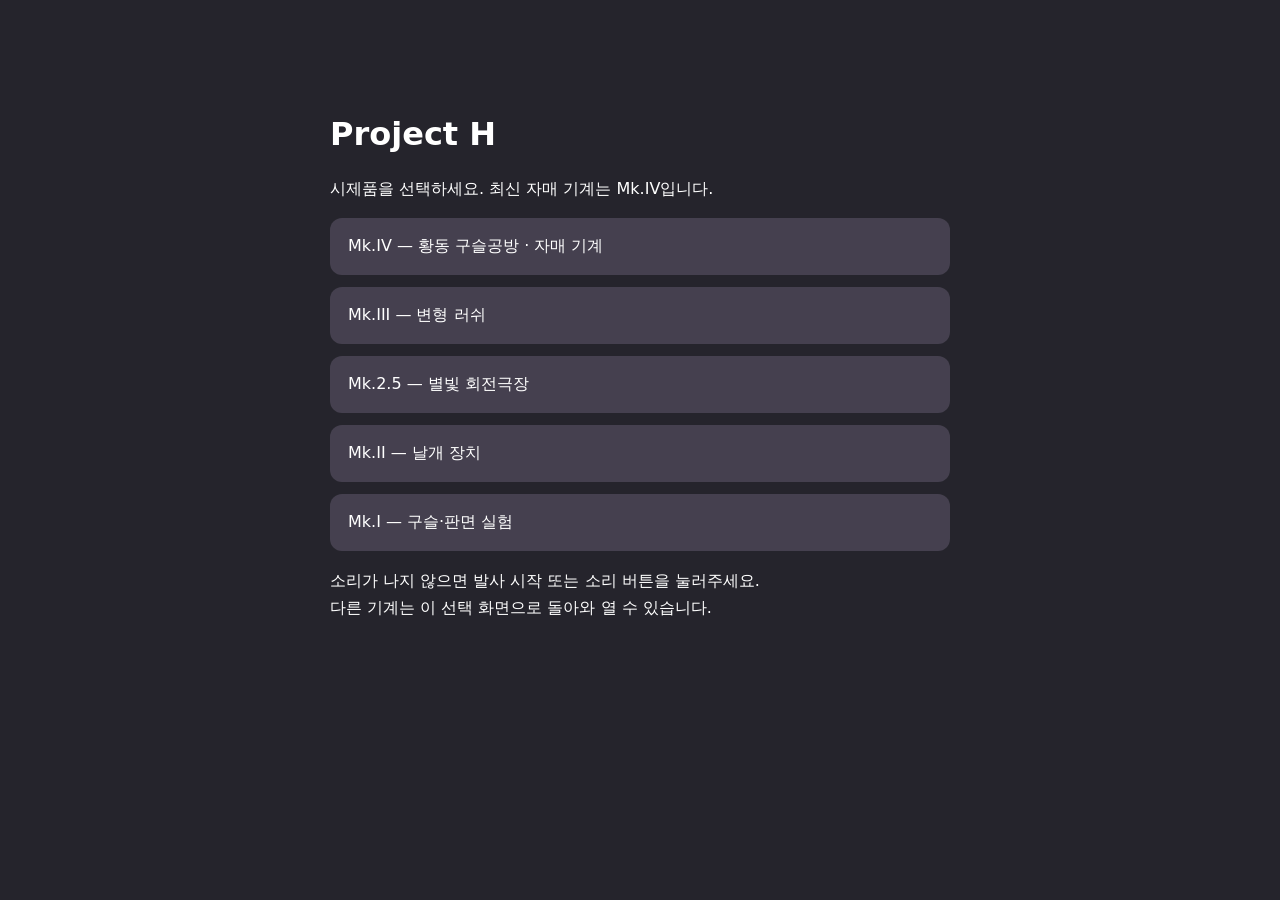
<file: START.html>
<!doctype html><html lang="ko"><meta charset="utf-8"><title>Project H 시제품</title><style>body{font-family:system-ui;max-width:620px;margin:70px auto;padding:24px;background:#25242c;color:#fff}a{display:block;padding:18px;margin:12px 0;background:#45404f;color:#fff;border-radius:12px;text-decoration:none}p{line-height:1.7}</style><h1>Project H</h1><p>시제품을 선택하세요. 최신 자매 기계는 Mk.IV입니다.</p><a href="pachinko-prototype/mark4/index.html">Mk.IV — 황동 구슬공방 · 자매 기계</a><a href="pachinko-prototype/mark3/index.html">Mk.III — 변형 러쉬</a><a href="pachinko-prototype/mark25/index.html">Mk.2.5 — 별빛 회전극장</a><a href="pachinko-prototype/mark2/index.html">Mk.II — 날개 장치</a><a href="pachinko-prototype/index.html">Mk.I — 구슬·판면 실험</a><p>소리가 나지 않으면 발사 시작 또는 소리 버튼을 눌러주세요.<br>다른 기계는 이 선택 화면으로 돌아와 열 수 있습니다.</p></html>
</file>
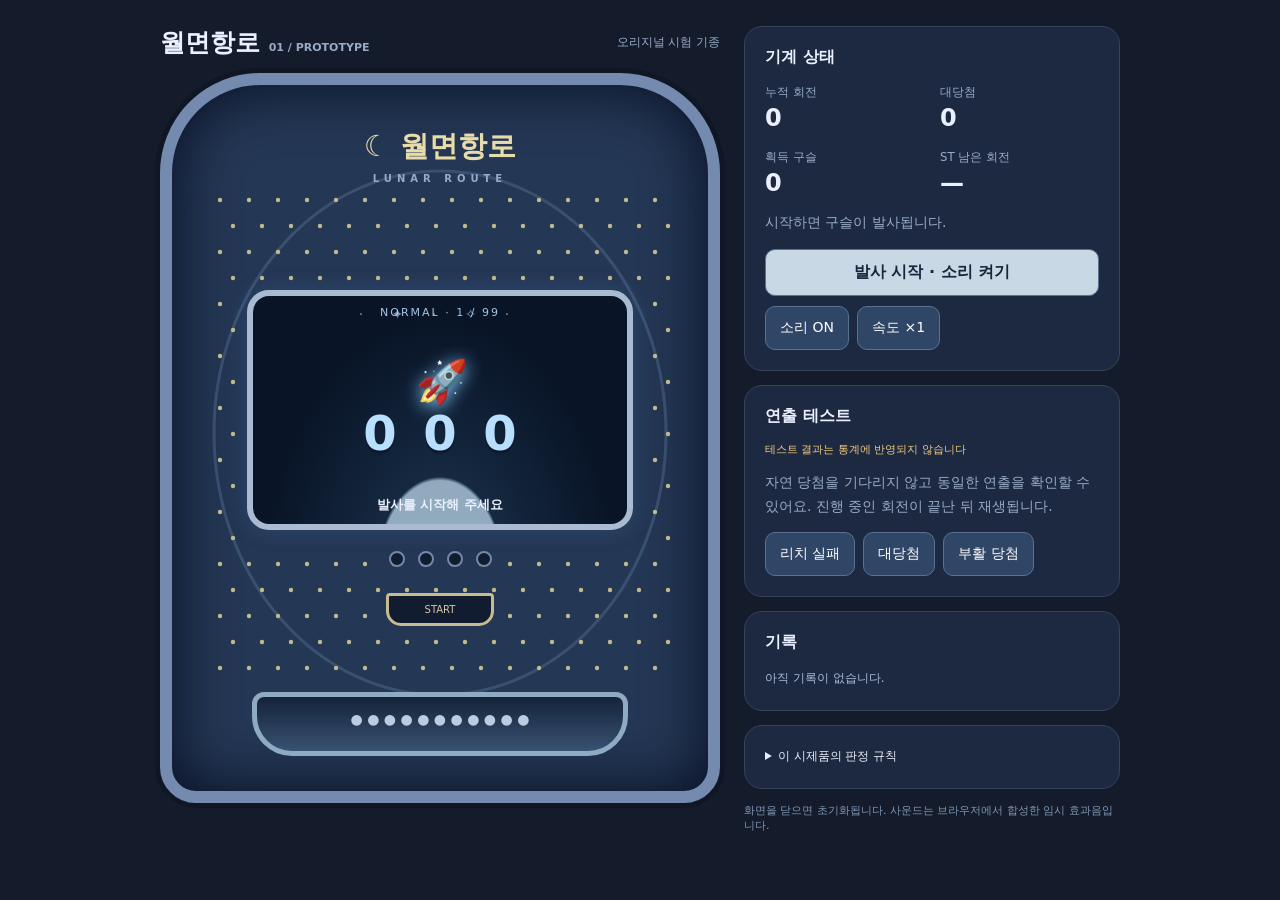
<file: pachinko-prototype/index-v1.html>
<!doctype html><html lang="ko"><meta charset="utf-8"><meta name="viewport" content="width=device-width,initial-scale=1"><title>월면항로 · 머신 프로토타입</title>
<style>
*{box-sizing:border-box}body{margin:0;background:#141c2c;color:#eaf0ff;font:14px system-ui;display:flex;justify-content:center;padding:26px 14px}main{width:960px;display:grid;grid-template-columns:minmax(320px,560px) 1fr;gap:24px}h1{font-size:25px;margin:0}small,.muted{color:#98abc6}header{display:flex;justify-content:space-between;align-items:center;margin-bottom:14px}.cabinet{position:relative;aspect-ratio:560/730;border:12px solid #748aaf;border-radius:100px 100px 36px 36px;background:#243754;box-shadow:0 0 0 5px #101624,inset 0 0 60px #070e22;overflow:hidden}canvas{position:absolute;width:100%;height:100%}.screen{position:absolute;left:14%;top:29%;width:72%;height:34%;border:6px solid #aabbd1;border-radius:22px;background:radial-gradient(ellipse at 50% 120%,#91aabe 0 23%,#152940 24%,#091427 65%);overflow:hidden;text-align:center;box-shadow:0 0 25px #68b3ff25}.screen:before{content:'·    ✦        ·      ✧     ·';position:absolute;inset:10px;color:#7698b6;letter-spacing:12px}.mode{position:relative;font-size:11px;letter-spacing:2px;padding-top:10px;color:#a4c5e9}.ship{position:absolute;left:calc(50% - 24px);top:27%;font-size:42px;transition:transform .6s;filter:drop-shadow(0 3px 9px #83c9ff)}.reels{position:absolute;top:48%;width:100%;display:flex;justify-content:center;gap:12px;font-size:48px;font-weight:900;text-shadow:0 3px #0b182f;color:#b9dfff}.reels span{width:48px}.caption{position:absolute;bottom:10px;width:100%;font-size:13px;font-weight:700}.logo{position:absolute;top:6%;text-align:center;width:100%;font-size:29px;font-weight:800;color:#e7dbaa}.logo small{display:block;font-size:10px;letter-spacing:5px;margin-top:6px}.holds{position:absolute;top:66%;width:100%;display:flex;gap:13px;justify-content:center}.hold{width:16px;height:16px;border-radius:50%;background:#101c30;border:2px solid #7389a5}.hold.blue{background:#68bcf5;box-shadow:0 0 10px #68bcf5}.hold.red{background:#ff6c73;box-shadow:0 0 12px #ff6c73}.pocket{position:absolute;top:72%;left:40%;width:20%;text-align:center;border:3px solid #c8ba91;border-radius:4px 4px 15px 15px;padding:8px 0;color:#d3c9a7;background:#111c30;font-size:10px}.tray{position:absolute;bottom:5%;left:15%;width:70%;height:9%;border:5px solid #8eabc2;border-radius:12px 12px 40px 40px;background:linear-gradient(#142339,#385272);text-align:center;padding:14px;color:#bacce0}.screen.hot{border-color:#f27c71;box-shadow:0 0 35px #f26b6266}.screen.win{border-color:#f6d27a;box-shadow:0 0 45px #ffcb66}.panel{background:#1d2940;border:1px solid #34435a;border-radius:18px;padding:20px;margin-bottom:14px}h2{font-size:16px;margin:0 0 15px}.stats{display:grid;grid-template-columns:1fr 1fr;gap:16px}.stats strong{display:block;font-size:24px;margin-top:4px}button{border:1px solid #587294;border-radius:10px;background:#304666;color:white;padding:12px 14px;cursor:pointer;font:inherit}button:hover{background:#425e83}button.primary{background:#c8d9e5;color:#17263b;font-weight:750;width:100%;font-size:16px}button:disabled{opacity:.35;cursor:default}.buttons{display:flex;gap:8px;flex-wrap:wrap;margin-top:10px}p{line-height:1.7}.log{max-height:180px;overflow:auto;font-size:12px;line-height:1.8;color:#a9bdd6}.badge{color:#f0c980;font-size:11px;margin-bottom:8px}.entry{border-bottom:1px solid #34435a;padding:5px 0}details{font-size:12px;line-height:1.8}summary{cursor:pointer}footer{font-size:11px;color:#8097b3;margin-top:14px}@media(max-width:760px){body{padding:16px 12px}main{display:block;max-width:500px}.cabinet{margin-bottom:22px}.reels{font-size:38px;gap:4px}.caption{font-size:11px}.panel{padding:16px}}
</style><main><section><header><h1>월면항로 <small style="font-size:11px">01 / PROTOTYPE</small></h1><small>오리지널 시험 기종</small></header><div class="cabinet"><canvas id="board"></canvas><div class="logo">☾ 월면항로<small>LUNAR ROUTE</small></div><div class="screen" id="screen"><div class="mode" id="mode">NORMAL · 1 / 99</div><div class="ship" id="ship">🚀</div><div class="reels"><span id="r0">0</span><span id="r1">0</span><span id="r2">0</span></div><div class="caption" id="caption">발사를 시작해 주세요</div></div><div class="holds" id="holds"></div><div class="pocket">START</div><div class="tray">● ● ● ● ● ● ● ● ● ● ●</div></div></section><aside><div class="panel"><h2>기계 상태</h2><div class="stats"><div><small>누적 회전</small><strong id="spins">0</strong></div><div><small>대당첨</small><strong id="wins">0</strong></div><div><small>획득 구슬</small><strong id="paid">0</strong></div><div><small>ST 남은 회전</small><strong id="st">—</strong></div></div><p class="muted" id="status">시작하면 구슬이 발사됩니다.</p><button class="primary" id="start">발사 시작 · 소리 켜기</button><div class="buttons"><button id="sound">소리 ON</button><button id="speed">속도 ×1</button></div></div><div class="panel"><h2>연출 테스트</h2><div class="badge">테스트 결과는 통계에 반영되지 않습니다</div><p class="muted">자연 당첨을 기다리지 않고 동일한 연출을 확인할 수 있어요. 진행 중인 회전이 끝난 뒤 재생됩니다.</p><div class="buttons"><button data-test="miss">리치 실패</button><button data-test="win">대당첨</button><button data-test="revive">부활 당첨</button></div></div><div class="panel"><h2>기록</h2><div class="log" id="log">아직 기록이 없습니다.</div></div><div class="panel"><details><summary>이 시제품의 판정 규칙</summary><p>일반 1/99, 당첨 후 ST 20회(1/15). 당첨 보상 300개, ST 중 재당첨 시 20회로 재설정합니다. 자연 회전은 독립 추첨입니다. 실제 기종을 복제한 수치가 아닌 시험용 설정입니다.</p><p>당첨 결과를 먼저 정하고 예고와 결말을 선택합니다. 적색 보류는 당첨 시 55%, 꽝일 때 3% 확률로 선택됩니다. 적색은 당첨 확정이 아닙니다. 보류는 입상 시 연출용 값을 저장하고, 소비 시 현재 모드로 판정합니다.</p><p>구슬의 입상 경로와 속도는 시각화용으로 단순화했습니다. 무제한 시험 발사이며 구슬 소비·오프라인 진행·랭킹·저장은 아직 없습니다.</p></details></div><footer>화면을 닫으면 초기화됩니다. 사운드는 브라우저에서 합성한 임시 효과음입니다.</footer></aside></main>
<script>
const $=id=>document.getElementById(id);let running=false,muted=false,speed=1,ctx,spins=0,wins=0,paid=0,st=0,queue=[],tests=[],active=false,balls=[],last=0,spawn=0;const rand=()=>crypto.getRandomValues(new Uint32Array(1))[0]/4294967296;
function tone(f=440,d=.1,type='sine',v=.035){if(muted||!ctx)return;const o=ctx.createOscillator(),g=ctx.createGain();o.type=type;o.frequency.value=f;g.gain.setValueAtTime(v,ctx.currentTime);g.gain.exponentialRampToValueAtTime(.0001,ctx.currentTime+d);o.connect(g);g.connect(ctx.destination);o.start();o.stop(ctx.currentTime+d)}
function soundWin(){[523,659,784,1047].forEach((n,i)=>setTimeout(()=>tone(n,.45,'triangle',.065),i*130))}const wait=ms=>new Promise(r=>setTimeout(r,ms/speed));
function log(t){if(!$('log').dataset.started){$('log').textContent='';$('log').dataset.started=1}const d=document.createElement('div');d.className='entry';d.textContent=t;$('log').prepend(d);while($('log').children.length>60)$('log').lastChild.remove()}
function render(){ $('spins').textContent=spins;$('wins').textContent=wins;$('paid').textContent=paid.toLocaleString();$('st').textContent=st||'—';$('mode').textContent=st?'ST · 1 / 15':'NORMAL · 1 / 99';$('holds').replaceChildren(...Array.from({length:4},(_,i)=>{const n=document.createElement('div');n.className='hold '+(queue[i]?(queue[i].red?'red':'blue'):'');return n}))}
function reserve(){if(queue.length>=4)return;queue.push({roll:rand(),cue:rand(),drama:rand(),red:false});queue.forEach(q=>q.red=q.cue<((q.roll<(st?1/15:1/99))?.55:.03));render();tone(780,.07,'sine',.015);pump()}
function digits(a,b,c){$('r0').textContent=a;$('r1').textContent=b;$('r2').textContent=c}
async function play(q,test){active=true;const win=test?test!=='miss':q.roll<(st?1/15:1/99),red=q.cue<(win?.55:.03),reach=win||red||q.drama<.13,revive=test?test==='revive':win&&q.drama<.18;const n=1+Math.floor(rand()*9);$('screen').className='screen'+(red?' hot':'');$('ship').style.transform='translateY(0)';$('caption').textContent=red?'接近 · 강한 통신 신호':'달 궤도 탐색 중';$('status').textContent=test?'연출 미리보기 · '+test:'자동 발사 중 · '+(st?'ST 회전':'일반 회전');
const interval=setInterval(()=>digits(Math.floor(rand()*10),Math.floor(rand()*10),Math.floor(rand()*10)),80/speed);await wait(850);clearInterval(interval);digits(n,Math.floor(rand()*10),reach?n:(n+3)%10);tone(330,.1);if(reach){$('caption').textContent='REACH · 착륙 경로 확보';tone(red?880:660,.35,'triangle');await wait(900);$('ship').style.transform='translateY(25px) rotate(-12deg)';$('caption').textContent='착륙 시도…';for(let i=0;i<5;i++){$('r1').textContent=(n+i+1)%10;tone(260+i*90,.1);await wait(280)}if(!win||revive){digits(n,(n+1)%10,n);$('caption').textContent='통신 두절';$('ship').style.transform='translateY(55px) rotate(35deg)';tone(140,.4);await wait(1100)}if(revive){$('caption').textContent='…신호 재수신!';tone(1100,.5,'triangle');await wait(900)}if(win){digits(n,n,n);$('screen').className='screen win';$('ship').style.transform='translateY(-14px)';$('caption').textContent='착륙 성공 · +300';soundWin();await wait(1900)}}else{await wait(350)}
if(!test){spins++;if(st)st--;if(win){wins++;paid+=300;st=20;log('#'+spins+' '+(revive?'부활 ':'')+'대당첨 +300 · ST 20회')}else if(reach)log('#'+spins+' 리치 실패');render()}else log('미리보기 완료 · '+({miss:'리치 실패',win:'대당첨',revive:'부활 당첨'}[test]));$('screen').className='screen';$('caption').textContent=st?'ST · 다음 착륙을 향해':'달 궤도 탐색 중';active=false;pump()}
function pump(){if(active)return;if(tests.length){const t=tests.shift();play({cue:0,drama:0},t)}else if(running&&queue.length)play(queue.shift(),null);render()}
$('start').onclick=()=>{if(!ctx)ctx=new(window.AudioContext||window.webkitAudioContext)();ctx.resume();running=!running;$('start').textContent=running?'발사 일시정지':'발사 재개';$('status').textContent=running?'자동 발사 중':'발사 정지 · 진행 중인 연출은 마저 재생합니다';pump()};$('sound').onclick=()=>{muted=!muted;$('sound').textContent='소리 '+(muted?'OFF':'ON')};$('speed').onclick=()=>{speed=speed===1?3:1;$('speed').textContent='속도 ×'+speed};document.querySelectorAll('[data-test]').forEach(b=>b.onclick=()=>{if(!ctx)ctx=new(window.AudioContext||window.webkitAudioContext)();ctx.resume();tests.push(b.dataset.test);log('미리보기 예약 · '+b.textContent);pump()});
const canvas=$('board'),c=canvas.getContext('2d');canvas.width=536;canvas.height=706;let pins=[];for(let y=115;y<590;y+=26)for(let x=48;x<500;x+=29){const xx=x+(Math.round(y/26)%2)*13;if(y>193&&y<460&&xx>63&&xx<472)continue;pins.push([xx,y])}
function frame(t){const dt=Math.min((t-last)/1000,.04);last=t;spawn+=dt*speed;if(running&&spawn>.12){spawn=0;balls.push({x:470,y:620,age:0,goal:rand()<.2,phase:rand()*6});tone(1800+rand()*1000,.025,'sine',.004)}c.clearRect(0,0,536,706);c.strokeStyle='#6685aa55';c.lineWidth=3;c.beginPath();c.ellipse(268,348,226,262,0,0,Math.PI*2);c.stroke();for(const[x,y]of pins){c.fillStyle='#c4b98d';c.beginPath();c.arc(x,y,2.2,0,7);c.fill()}for(const b of balls){b.age+=dt*speed;let a=b.age;if(a<.5){b.x=475+Math.sin(a*6)*18;b.y=620-a*1000}else{let u=(a-.5)/2.3;b.y=120+u*490;b.x=b.goal?70+198*u+Math.sin(u*42+b.phase)*12:65+Math.sin(u*8+b.phase)*22;if(b.y>196&&b.y<458)b.x=50+Math.sin(u*42+b.phase)*12;if(b.goal&&b.y>460)b.x=70+(b.y-460)*1.8}c.fillStyle='#e5edf3';c.beginPath();c.arc(b.x,b.y,3.2,0,7);c.fill();if(b.goal&&b.y>527&&a>.5){b.done=true;reserve()}}balls=balls.filter(b=>!b.done&&b.age<3.1);requestAnimationFrame(frame)}render();requestAnimationFrame(frame);
</script></html>
</file>
<file: pachinko-prototype/mark2/style.css>
*{box-sizing:border-box}body{margin:0;padding:12px;background:radial-gradient(ellipse at 50% 25%,#51433a,#241e1c 75%);min-height:100dvh;color:#eddfc7;font:14px system-ui}main{width:min(100%,500px);margin:auto}nav{display:flex;align-items:center;gap:6px;margin:0 4px 10px;font-size:11px;letter-spacing:.08em}nav a{padding:7px 12px;color:#b6a38d;text-decoration:none;border:1px solid #80705a66;border-radius:20px}nav a[aria-current]{background:#dcc69e;color:#4c362c;border-color:#dcc69e}nav span{margin-left:auto;color:#d4bea2}.hud{display:grid;grid-template-columns:repeat(4,minmax(0,1fr));text-align:center;padding:12px 0;margin-bottom:10px;border:1px solid #a0805c66;border-radius:15px;background:linear-gradient(#44382f,#2d2622);box-shadow:0 5px 16px #0003}.hud>div+div{border-left:1px solid #b6a08033}.hud small{display:block;font-size:10px;color:#c4ae92}.hud strong{display:block;margin-top:3px;font:600 25px ui-monospace,monospace;color:#f1d598;font-variant-numeric:tabular-nums}.cabinet{position:relative;margin:0 3px;aspect-ratio:536/706;border:8px solid #ae5946;border-radius:72px 72px 28px 28px;background:#eadcbd;box-shadow:0 0 0 3px #cca778,inset 0 0 30px #73563466,0 14px 25px #0004;overflow:hidden}.cabinet canvas{position:absolute;width:100%;height:100%}.machine-badge{position:absolute;bottom:2.1%;left:28%;width:44%;text-align:center;color:#6a4833;font:700 10px ui-monospace,monospace;letter-spacing:.15em}.controls{display:flex;align-items:center;justify-content:space-between;gap:12px;padding:15px 4px 0}.actions{display:grid;gap:8px;flex:1;max-width:172px}.tools{display:flex;gap:6px}button{font:inherit;border:1px solid #b4967166;background:linear-gradient(#655042,#40332b);color:#f0e0c9;border-radius:10px;cursor:pointer;touch-action:manipulation;-webkit-tap-highlight-color:transparent}button:hover{filter:brightness(1.12)}button:active{filter:brightness(1.3)}button:focus-visible,[role=slider]:focus-visible,a:focus-visible{outline:3px solid #ffdc8a;outline-offset:3px}.primary{min-height:47px;font-weight:750;background:linear-gradient(#edd7ad,#c4a574);border-color:#efd8a9;color:#493427}.primary[aria-pressed=true]{background:linear-gradient(#a35643,#743c31);color:#fff1d3}.tools button{min-width:44px;min-height:40px;flex:1;font-size:12px}.handle-control{display:flex;align-items:center;gap:5px}.arrow{display:grid;place-items:center;width:44px;height:62px;padding:0;touch-action:none;user-select:none;-webkit-user-select:none;color:#f7d38c;background:linear-gradient(#866847,#4c392a);border-color:#cda66c88}.arrow svg{width:21px;height:28px;fill:currentColor;pointer-events:none}.handle{--angle:-35deg;position:relative;width:100px;height:100px;display:grid;place-items:center;border-radius:50%;border:4px solid #c9ac78;background:radial-gradient(circle at 35% 28%,#bca67e,#705737 46%,#352b24 70%);box-shadow:inset 0 0 0 4px #514030,0 5px 14px #0006}.handle-grip{position:absolute;inset:6px;transform:rotate(var(--angle));pointer-events:none}.handle-grip:before{content:'';position:absolute;width:9px;height:23px;border-radius:5px;left:calc(50% - 4.5px);top:0;background:#f4daad;box-shadow:0 0 8px #e7d29c55}#power-value{font:600 17px ui-monospace,monospace;color:#fff0d7;text-shadow:0 2px 3px #0008;font-variant-numeric:tabular-nums;pointer-events:none}@media(max-width:400px){body{padding:8px}.hud{padding:10px 0}.hud strong{font-size:22px}.handle{width:86px;height:86px}.arrow{width:40px;height:56px}.controls{gap:8px}#power-value{font-size:15px}}@media(max-width:360px){.controls{flex-wrap:wrap;justify-content:center}.actions{max-width:none;display:flex;flex:0 0 100%;align-items:center;gap:8px}.primary{flex:1}.tools{flex:0 0 144px}}
</file>
<file: pachinko-prototype/mark25/style.css>
*{box-sizing:border-box}body{margin:0;padding:12px;background:radial-gradient(ellipse at 50% 25%,#51433a,#241e1c 75%);min-height:100dvh;color:#eddfc7;font:14px system-ui}main{width:min(100%,500px);margin:auto}nav{display:flex;align-items:center;gap:6px;margin:0 4px 10px;font-size:11px;letter-spacing:.08em}nav a{padding:7px 12px;color:#b6a38d;text-decoration:none;border:1px solid #80705a66;border-radius:20px}nav a[aria-current]{background:#dcc69e;color:#4c362c;border-color:#dcc69e}nav span{margin-left:auto;color:#d4bea2}.hud{display:grid;grid-template-columns:repeat(4,minmax(0,1fr));text-align:center;padding:12px 0;margin-bottom:10px;border:1px solid #a0805c66;border-radius:15px;background:linear-gradient(#44382f,#2d2622);box-shadow:0 5px 16px #0003}.hud>div+div{border-left:1px solid #b6a08033}.hud small{display:block;font-size:10px;color:#c4ae92}.hud strong{display:block;margin-top:3px;font:600 25px ui-monospace,monospace;color:#f1d598;font-variant-numeric:tabular-nums}.cabinet{position:relative;margin:0 3px;aspect-ratio:536/706;border:8px solid #ae5946;border-radius:72px 72px 28px 28px;background:#eadcbd;box-shadow:0 0 0 3px #cca778,inset 0 0 30px #73563466,0 14px 25px #0004;overflow:hidden}.cabinet canvas{position:absolute;width:100%;height:100%}.machine-badge{position:absolute;bottom:2.1%;left:28%;width:44%;text-align:center;color:#6a4833;font:700 10px ui-monospace,monospace;letter-spacing:.15em}.controls{display:flex;align-items:center;justify-content:space-between;gap:12px;padding:15px 4px 0}.actions{display:grid;gap:8px;flex:1;max-width:172px}.tools{display:flex;gap:6px}button{font:inherit;border:1px solid #b4967166;background:linear-gradient(#655042,#40332b);color:#f0e0c9;border-radius:10px;cursor:pointer;touch-action:manipulation;-webkit-tap-highlight-color:transparent}button:hover{filter:brightness(1.12)}button:active{filter:brightness(1.3)}button:focus-visible,[role=slider]:focus-visible,a:focus-visible{outline:3px solid #ffdc8a;outline-offset:3px}.primary{min-height:47px;font-weight:750;background:linear-gradient(#edd7ad,#c4a574);border-color:#efd8a9;color:#493427}.primary[aria-pressed=true]{background:linear-gradient(#a35643,#743c31);color:#fff1d3}.tools button{min-width:44px;min-height:40px;flex:1;font-size:12px}.handle-control{display:flex;align-items:center;gap:5px}.arrow{display:grid;place-items:center;width:44px;height:62px;padding:0;touch-action:none;user-select:none;-webkit-user-select:none;color:#f7d38c;background:linear-gradient(#866847,#4c392a);border-color:#cda66c88}.arrow svg{width:21px;height:28px;fill:currentColor;pointer-events:none}.handle{--angle:-35deg;position:relative;width:100px;height:100px;display:grid;place-items:center;border-radius:50%;border:4px solid #c9ac78;background:radial-gradient(circle at 35% 28%,#bca67e,#705737 46%,#352b24 70%);box-shadow:inset 0 0 0 4px #514030,0 5px 14px #0006}.handle-grip{position:absolute;inset:6px;transform:rotate(var(--angle));pointer-events:none}.handle-grip:before{content:'';position:absolute;width:9px;height:23px;border-radius:5px;left:calc(50% - 4.5px);top:0;background:#f4daad;box-shadow:0 0 8px #e7d29c55}#power-value{font:600 17px ui-monospace,monospace;color:#fff0d7;text-shadow:0 2px 3px #0008;font-variant-numeric:tabular-nums;pointer-events:none}@media(max-width:400px){body{padding:8px}.hud{padding:10px 0}.hud strong{font-size:22px}.handle{width:86px;height:86px}.arrow{width:40px;height:56px}.controls{gap:8px}#power-value{font-size:15px}}@media(max-width:360px){.controls{flex-wrap:wrap;justify-content:center}.actions{max-width:none;display:flex;flex:0 0 100%;align-items:center;gap:8px}.primary{flex:1}.tools{flex:0 0 144px}}
/* Mk.2.5 cabinet: dark green enamel and brass. */
body{background:radial-gradient(ellipse at 50% 25%,#36504a,#172522 75%)}.cabinet{border-color:#41665a;box-shadow:0 0 0 3px #cca778,inset 0 0 30px #73563466,0 14px 25px #0004}.hud{background:linear-gradient(#354c42,#23352e)}.primary[aria-pressed=true]{background:linear-gradient(#557a63,#345343)}nav{gap:4px}nav a{padding:7px 9px}nav span{letter-spacing:0;font-size:10px}
</file>
<file: pachinko-prototype/mark3/style.css>
*{box-sizing:border-box}body{margin:0;padding:12px;background:radial-gradient(ellipse at 50% 25%,#51433a,#241e1c 75%);min-height:100dvh;color:#eddfc7;font:14px system-ui}main{width:min(100%,500px);margin:auto}nav{display:flex;align-items:center;gap:6px;margin:0 4px 10px;font-size:11px;letter-spacing:.08em}nav a{padding:7px 12px;color:#b6a38d;text-decoration:none;border:1px solid #80705a66;border-radius:20px}nav a[aria-current]{background:#dcc69e;color:#4c362c;border-color:#dcc69e}nav span{margin-left:auto;color:#d4bea2}.hud{display:grid;grid-template-columns:repeat(4,minmax(0,1fr));text-align:center;padding:12px 0;margin-bottom:10px;border:1px solid #a0805c66;border-radius:15px;background:linear-gradient(#44382f,#2d2622);box-shadow:0 5px 16px #0003}.hud>div+div{border-left:1px solid #b6a08033}.hud small{display:block;font-size:10px;color:#c4ae92}.hud strong{display:block;margin-top:3px;font:600 25px ui-monospace,monospace;color:#f1d598;font-variant-numeric:tabular-nums}.cabinet{position:relative;margin:0 3px;aspect-ratio:536/706;border:8px solid #ae5946;border-radius:72px 72px 28px 28px;background:#eadcbd;box-shadow:0 0 0 3px #cca778,inset 0 0 30px #73563466,0 14px 25px #0004;overflow:hidden}.cabinet canvas{position:absolute;width:100%;height:100%}.machine-badge{position:absolute;bottom:2.1%;left:28%;width:44%;text-align:center;color:#6a4833;font:700 10px ui-monospace,monospace;letter-spacing:.15em}.controls{display:flex;align-items:center;justify-content:space-between;gap:12px;padding:15px 4px 0}.actions{display:grid;gap:8px;flex:1;max-width:172px}.tools{display:flex;gap:6px}button{font:inherit;border:1px solid #b4967166;background:linear-gradient(#655042,#40332b);color:#f0e0c9;border-radius:10px;cursor:pointer;touch-action:manipulation;-webkit-tap-highlight-color:transparent}button:hover{filter:brightness(1.12)}button:active{filter:brightness(1.3)}button:focus-visible,[role=slider]:focus-visible,a:focus-visible{outline:3px solid #ffdc8a;outline-offset:3px}.primary{min-height:47px;font-weight:750;background:linear-gradient(#edd7ad,#c4a574);border-color:#efd8a9;color:#493427}.primary[aria-pressed=true]{background:linear-gradient(#a35643,#743c31);color:#fff1d3}.tools button{min-width:44px;min-height:40px;flex:1;font-size:12px}.handle-control{display:flex;align-items:center;gap:5px}.arrow{display:grid;place-items:center;width:44px;height:62px;padding:0;touch-action:none;user-select:none;-webkit-user-select:none;color:#f7d38c;background:linear-gradient(#866847,#4c392a);border-color:#cda66c88}.arrow svg{width:21px;height:28px;fill:currentColor;pointer-events:none}.handle{--angle:-35deg;position:relative;width:100px;height:100px;display:grid;place-items:center;border-radius:50%;border:4px solid #c9ac78;background:radial-gradient(circle at 35% 28%,#bca67e,#705737 46%,#352b24 70%);box-shadow:inset 0 0 0 4px #514030,0 5px 14px #0006}.handle-grip{position:absolute;inset:6px;transform:rotate(var(--angle));pointer-events:none}.handle-grip:before{content:'';position:absolute;width:9px;height:23px;border-radius:5px;left:calc(50% - 4.5px);top:0;background:#f4daad;box-shadow:0 0 8px #e7d29c55}#power-value{font:600 17px ui-monospace,monospace;color:#fff0d7;text-shadow:0 2px 3px #0008;font-variant-numeric:tabular-nums;pointer-events:none}@media(max-width:400px){body{padding:8px}.hud{padding:10px 0}.hud strong{font-size:22px}.handle{width:86px;height:86px}.arrow{width:40px;height:56px}.controls{gap:8px}#power-value{font-size:15px}}@media(max-width:360px){.controls{flex-wrap:wrap;justify-content:center}.actions{max-width:none;display:flex;flex:0 0 100%;align-items:center;gap:8px}.primary{flex:1}.tools{flex:0 0 144px}}
/* Mk.2.5 cabinet: dark green enamel and brass. */
body{background:radial-gradient(ellipse at 50% 25%,#36504a,#172522 75%)}.cabinet{border-color:#41665a;box-shadow:0 0 0 3px #cca778,inset 0 0 30px #73563466,0 14px 25px #0004}.hud{background:linear-gradient(#354c42,#23352e)}.primary[aria-pressed=true]{background:linear-gradient(#557a63,#345343)}nav{gap:4px}nav a{padding:7px 9px}nav span{letter-spacing:0;font-size:10px}
.actions{max-width:220px}.tools{flex-wrap:wrap}.tools #demo{flex:1 0 78px;color:#ffe6a0}.machine-badge{left:15%;width:70%}nav a{padding:7px 6px}nav span{font-size:9px}
</file>
<file: pachinko-prototype/mark4/style.css>
@import url("../mark3/style.css");
body{background:radial-gradient(ellipse at 50% 20%,#3d6170,#132630 80%)}.cabinet{border-color:#427588;background:#bfd3d4;box-shadow:0 0 0 3px #c9a66f,0 14px 25px #0005}.hud{background:linear-gradient(#355662,#1b3540)}.primary[aria-pressed=true]{background:linear-gradient(#527f87,#2c5360)}nav{flex-wrap:wrap}nav span{color:#c5dce0}.machine-badge{color:#21475a}
</file>
